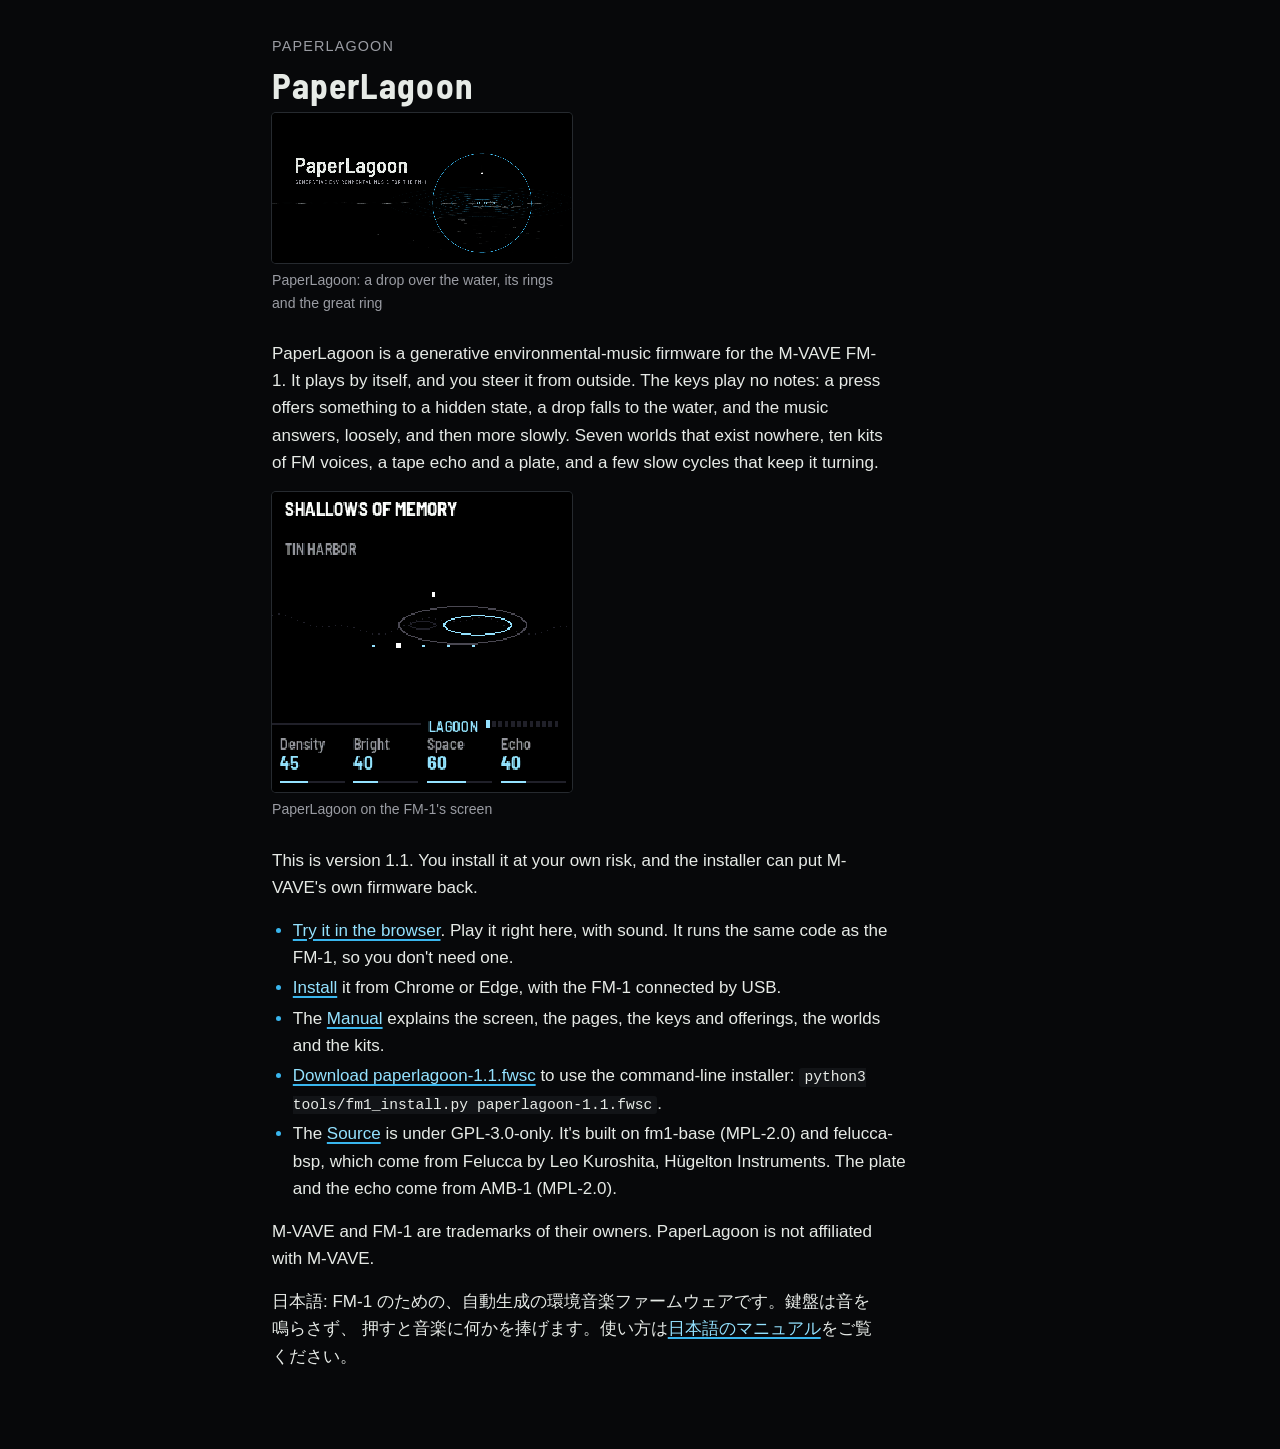
<file: index.html>
<!doctype html>
<html lang="en">
<head>
<meta charset="utf-8">
<meta name="viewport" content="width=device-width, initial-scale=1">
<title>PAPERLAGOON · Generative environmental music for the FM-1</title>
<meta name="description" content="PAPERLAGOON, Generative environmental music for the FM-1 for PAPERLAGOON, a firmware for the M-VAVE FM-1.">
<style>
/* paper and ink: warm white paper, ink-blue type, vermilion for what is played, mustard for asides; a shade of the
   paper for code and callouts (CTL-1's; a firmware may restyle its site) */
:root {
  --paper: #fbf8f1; --sheet: #efe9dc; --rule: #ddd4c2; --ink: #1e2b5a; --muted: #5d6585;
  --hot: #e5482e; --hot-t: #f8d3c9; --cool: #d9a21b; --cool-t: #f5e4b8;
  --hot-ink: #c23a22;                                 /* the vermilion as text: 4.5:1 on the paper */
  color-scheme: light;
}
body {
  background: var(--paper); color: var(--ink); margin: 0;
  font: 400 17px/1.6 "Helvetica Neue", Helvetica, Arial, sans-serif;
  padding-inline: 16px; padding-block: 32px 64px;
}
main { max-width: 46rem; margin: 0 auto; }
.page > .site { max-width: 46rem; margin-inline: auto; }
main:focus { outline: none; }
h1, h2, h3 { font-family: inherit; text-wrap: balance; line-height: 1.2; }
h1 { font-size: 2.2rem; font-weight: 700; margin: 0 0 .4rem; letter-spacing: .02em; }
h2 { font-size: 1.3rem; font-weight: 700; margin: 3rem 0 .8rem; padding-top: .8rem; border-top: 2px solid var(--ink); }
h2 .num { color: var(--hot); margin-right: .5em; font-variant-numeric: tabular-nums; }
h3 { font-size: 1.1rem; font-weight: 700; margin: 2rem 0 .5rem; }
p, li { max-width: 65ch; }
p { margin: 0 0 1rem; }
ul, ol { padding-left: 1.3rem; margin: 0 0 1rem; }
li { margin: .2rem 0; }
li::marker { color: var(--hot); }
strong { font-weight: 700; }
a { color: var(--ink); text-decoration-color: var(--hot); text-decoration-thickness: 2px; text-underline-offset: 3px; }
a:hover { background: var(--hot-t); }
:focus-visible { outline: 3px solid var(--hot-ink); outline-offset: 2px; }
.skip { position: absolute; left: 16px; top: -100px; background: var(--ink); color: var(--paper); padding: 8px 14px; border-radius: 0 0 6px 6px; z-index: 1; }
.skip:focus { top: 0; }
code, pre { font-family: ui-monospace, Menlo, Consolas, monospace; font-size: .86em; }
code { background: var(--sheet); padding: .08em .35em; border-radius: 3px; }
pre { background: var(--sheet); border-radius: 6px; padding: 14px 16px; overflow-x: auto; line-height: 1.45; margin: 0 0 1.2rem; }
pre code { background: none; padding: 0; font-size: inherit; }
hr { display: none; }
.table { overflow-x: auto; margin: 0 0 1.3rem; }
table { border-collapse: collapse; width: 100%; font-size: .95rem; font-variant-numeric: tabular-nums; }
th, td { text-align: left; vertical-align: top; padding: .45rem .7rem .45rem 0; border-bottom: 1px solid var(--rule); }
th { font-weight: 700; text-transform: uppercase; letter-spacing: .06em; font-size: .78rem; color: var(--muted); border-bottom: 2px solid var(--ink); }
td:first-child { white-space: nowrap; }
.lede { margin-bottom: 1.6rem; }
.status { background: var(--sheet); border-radius: 6px; padding: 12px 16px; }
.status p { margin: 0; }
.site { display: flex; flex-wrap: wrap; align-items: baseline; gap: .3rem 1.2rem; margin: 0 0 1.6rem; padding-bottom: .5rem; border-bottom: 2px solid var(--ink); }
.site .home { font-size: 1.1rem; font-weight: 700; letter-spacing: .04em; color: var(--ink); text-decoration: none; }
.site .home:hover { color: var(--hot-ink); background: none; }
.site nav { margin-left: auto; display: flex; flex-wrap: wrap; gap: .2rem 1rem; font-size: .92rem; }
.site nav a { color: var(--ink); text-underline-offset: 3px; }
.site nav a[aria-current] { text-decoration: none; color: var(--hot-ink); }
a.home { color: inherit; text-decoration: none; }
a.home:hover { background: none; color: var(--hot-ink); }
main > a.home { display: inline-block; font-size: .9rem; letter-spacing: .08em; text-transform: uppercase; color: var(--muted); margin: 0 0 .4rem; }
.callout { border-left: 4px solid var(--cool); background: var(--cool-t); padding: 10px 16px; margin: 0 0 1.2rem; max-width: 65ch; border-radius: 0 6px 6px 0; }
.callout p { margin: 0; }
details { background: var(--sheet); border-radius: 6px; padding: 0 16px; margin: 0 0 1.2rem; }
details > summary { cursor: pointer; padding: 10px 0; }
details[open] > summary { margin-bottom: .4rem; }
details > :last-child { margin-bottom: 1rem; }
.swatch { display: inline-block; width: .7em; height: .7em; margin-right: .4em; vertical-align: .02em; }
nav.contents ol { columns: 2 14rem; column-gap: 2rem; padding-left: 1.3rem; }
.figs { display: flex; flex-wrap: wrap; gap: 20px; margin: .4rem 0 1.6rem; }
figure { margin: 0; flex: 0 1 auto; }
figure img { display: block; max-width: 100%; height: auto; }
figure.shot img { width: 300px; image-rendering: pixelated; border-radius: 4px; box-shadow: 0 0 0 1px var(--rule); }
figure.wide { flex-basis: 100%; }
figure.wide img { width: 100%; }
figcaption { color: var(--muted); font-size: .88rem; margin-top: .4rem; max-width: 300px; }
figure.wide figcaption { max-width: none; }
nav.contents li { break-inside: avoid; }
@media (prefers-reduced-motion: no-preference) { html { scroll-behavior: smooth; } }
</style>
<!-- paperlagoon theme -->
<link rel="preconnect" href="https://fonts.googleapis.com">
<link rel="preconnect" href="https://fonts.gstatic.com" crossorigin>
<link rel="stylesheet" href="https://fonts.googleapis.com/css2?family=Barlow:wght@400;600&family=Barlow+Semi+Condensed:wght@600;700&display=swap">
<style>
/* SPDX-License-Identifier: GPL-3.0-only
 * Copyright (C) 2026 hacha
 * PaperLagoon's site, as its screen: black, pale type, grey for asides, the great ring's blue for what can be touched.
 * Put last in every page's <head> by app/site/theme.py, over fm1-base's paper (whatever the system's light or dark). */
:root, :root:not([data-theme="light"]), :root[data-theme="dark"], :root[data-theme="light"] {
  --pl-ground: #07080a; --pl-sheet: #121417; --pl-rule: #262a2f; --pl-ink: #e6eae6; --pl-muted: #9a9ca3;
  --pl-ring: #39b6ee; --pl-ring2: #94e2ff; --pl-ring-t: rgba(57, 182, 238, .16); --pl-on-ring: #03121a;
  /* the manual and the front page */
  --paper: var(--pl-ground) !important; --sheet: var(--pl-sheet) !important; --rule: var(--pl-rule) !important;
  --ink: var(--pl-ink) !important; --muted: var(--pl-muted) !important;
  --hot: var(--pl-ring) !important; --hot-t: var(--pl-ring-t) !important; --hot-ink: var(--pl-ring2) !important;
  --cool: var(--pl-muted) !important; --cool-t: var(--pl-sheet) !important;
  /* the installer */
  --bg: var(--pl-ground) !important; --fg: var(--pl-ink) !important; --dim: var(--pl-muted) !important;
  --accent: var(--pl-ring) !important; --on-accent: var(--pl-on-ring) !important; --focus: var(--pl-ring2) !important;
  --bad: #ff8a73 !important;
  /* the emulator */
  --ground: var(--pl-ground) !important; --card: var(--pl-sheet) !important; --teal: var(--pl-ring2) !important;
  color-scheme: dark !important;
}
html { background: var(--pl-ground); }
h1, h2, h3, .site .home { font-family: "Barlow Semi Condensed", "Barlow", "Helvetica Neue", Arial, sans-serif; letter-spacing: .03em; }
h2 { border-top-color: var(--pl-rule) !important; }
.site, th { border-bottom-color: var(--pl-rule) !important; }
a { color: var(--pl-ink); }
img { max-width: 100%; height: auto; }
/* the emulator's own colours */
.start button { background: var(--pl-ring) !important; color: var(--pl-on-ring) !important; }
.held .btnface, .held .keyface { stroke: var(--pl-ring) !important; }
.latched .btnface, .latched .keyface { stroke: var(--pl-ring2) !important; }
.hit:focus-visible { outline-color: var(--pl-ring2) !important; box-shadow: 0 0 0 6px var(--pl-ground) !important; }
header nav a, main a { color: var(--pl-ring2); }
</style>
</head>
<body>
<a class="skip" href="#content">Skip to content</a>
<div class="page">
<main id="content" tabindex="-1">
<a class="home" href="../">PAPERLAGOON</a>
<h1>PaperLagoon</h1>
<div class="figs"><figure class="shot"><img src="img/title.png" alt="PaperLagoon: a drop over the water, its rings and the great ring" loading="lazy"><figcaption>PaperLagoon: a drop over the water, its rings and the great ring</figcaption></figure></div>
<p>PaperLagoon is a generative environmental-music firmware for the M-VAVE FM-1. It plays by itself, and you steer it from outside. The keys play no notes: a press offers something to a hidden state, a drop falls to the water, and the music answers, loosely, and then more slowly. Seven worlds that exist nowhere, ten kits of FM voices, a tape echo and a plate, and a few slow cycles that keep it turning.</p>
<div class="figs"><figure class="shot"><img src="manual/img/screen-drop.png" alt="The lagoon: a drop falls toward the water under SHALLOWS OF MEMORY" loading="lazy"><figcaption>PaperLagoon on the FM-1's screen</figcaption></figure></div>
<p>This is version 1.1. You install it at your own risk, and the installer can put M-VAVE's own firmware back.</p>
<ul><li><a href="emu/">Try it in the browser</a>. Play it right here, with sound. It runs the same code as the FM-1, so you don't need one.</li><li><a href="install/">Install</a> it from Chrome or Edge, with the FM-1 connected by USB.</li><li>The <a href="manual/">Manual</a> explains the screen, the pages, the keys and offerings, the worlds and the kits.</li><li><a href="firmware/paperlagoon-1.1.fwsc">Download paperlagoon-1.1.fwsc</a> to use the command-line installer: <code>python3 tools/fm1_install.py paperlagoon-1.1.fwsc</code>.</li><li>The <a href="https://github.com/hacha/paperlagoon">Source</a> is under GPL-3.0-only. It's built on fm1-base (MPL-2.0) and felucca-bsp, which come from Felucca by Leo Kuroshita, Hügelton Instruments. The plate and the echo come from AMB-1 (MPL-2.0).</li></ul>
<p>M-VAVE and FM-1 are trademarks of their owners. PaperLagoon is not affiliated with M-VAVE.</p>
<p>日本語: FM-1 のための、自動生成の環境音楽ファームウェアです。鍵盤は音を鳴らさず、 押すと音楽に何かを捧げます。使い方は<a href="https://github.com/hacha/paperlagoon/blob/main/app/docs/MANUAL.ja.md">日本語のマニュアル</a>をご覧ください。</p>
</main>
</div>
</body>
</html>
</file>
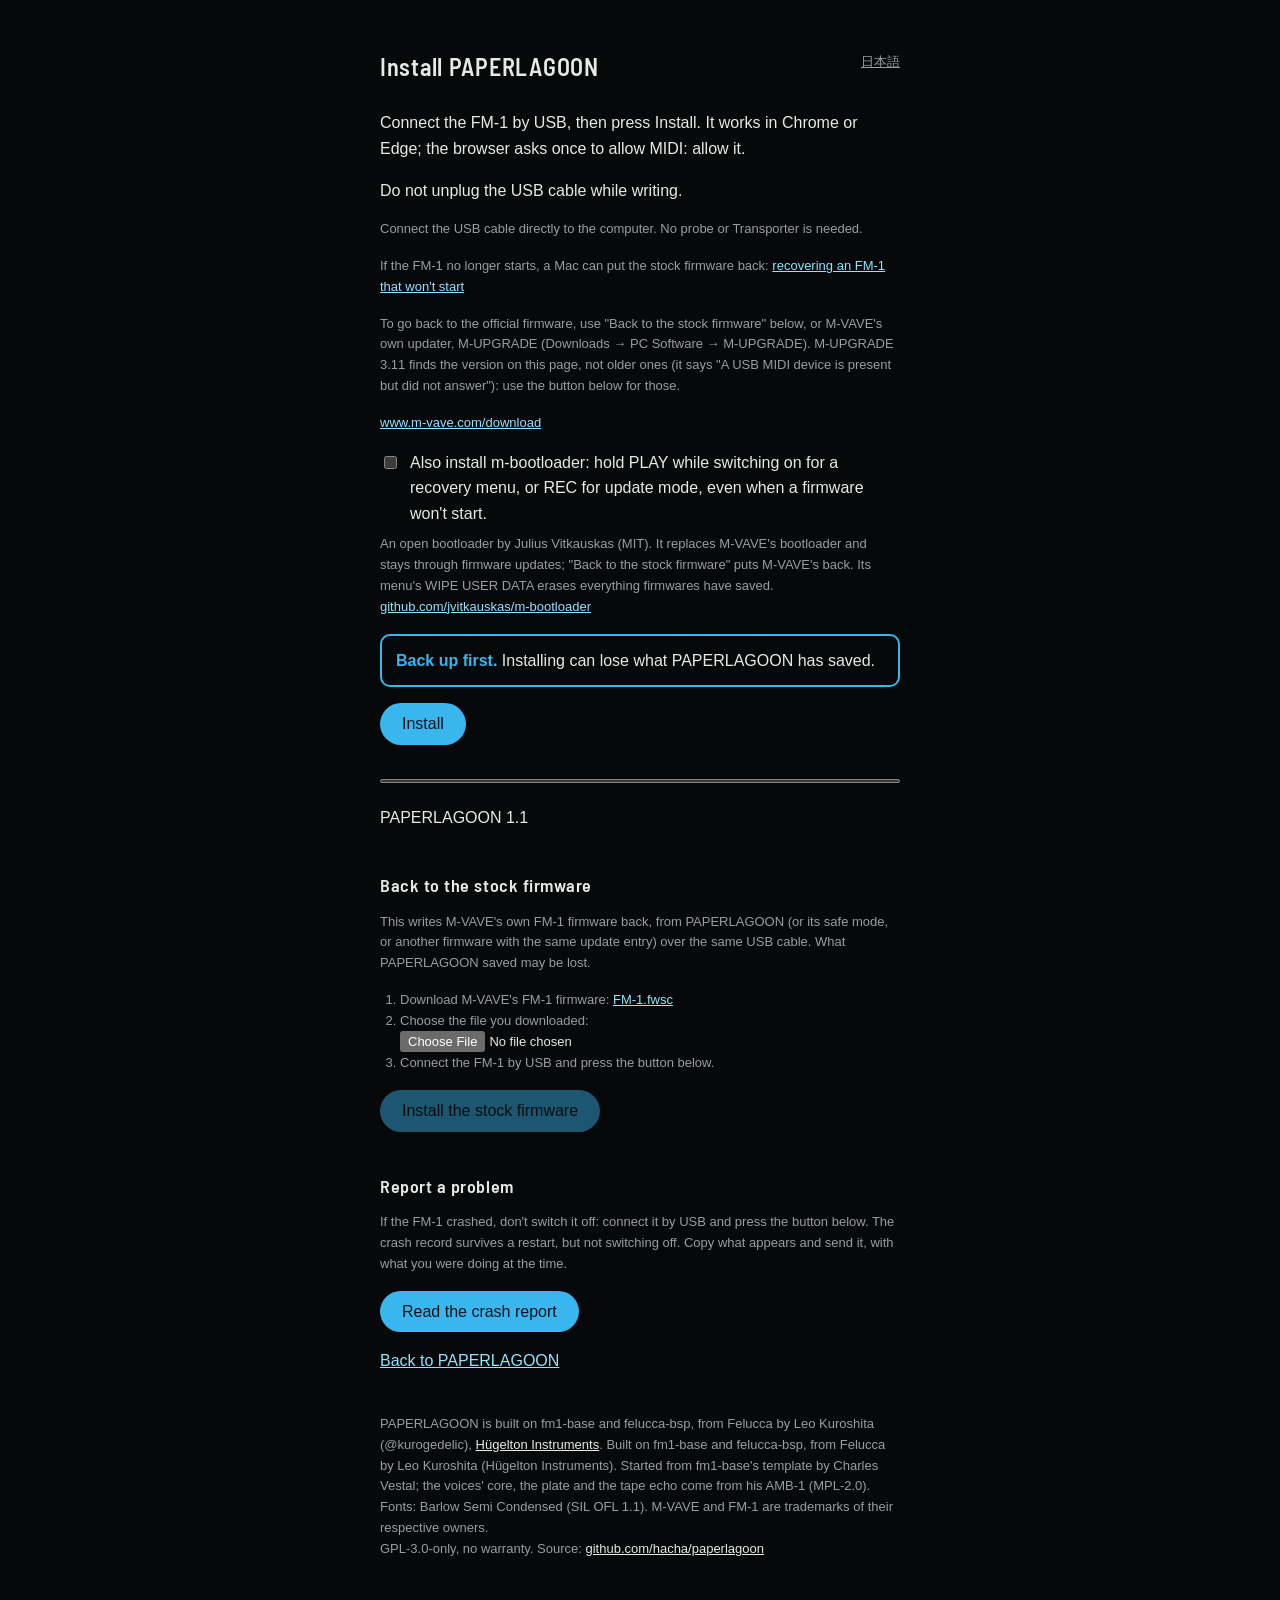
<file: install/index.html>
<!doctype html>
<!-- SPDX-License-Identifier: MPL-2.0
     Copyright (C) 2026 Charles Vestal
     Copyright (C) 2026 Leo Kuroshita (@kurogedelic), Hügelton Instruments
     A firmware's installer page: Felucca's (by way of X0X and FoMni-1), English first. tools/make_site.py fills in
     the firmware's name, source and credits ({{...}}) and inlines fm1pkg.js, fm1ota.js and the package's metadata. -->
<html lang="en">
<head>
<meta charset="utf-8">
<meta name="viewport" content="width=device-width, initial-scale=1">
<title>Install · PAPERLAGOON</title>
<style>
  /* light: the coral and the dim brown darkened just enough for 4.5:1 on the cream (and white on the coral) */
  :root { --bg: #faf4e8; --fg: #48392f; --dim: #6e5c4b; --accent: #b84a1e; --on-accent: #fff; --bad: #a3271b; --focus: #1f6fd1; }
  @media (prefers-color-scheme: dark) {
    :root:not([data-theme="light"]) { --bg: #1c1814; --fg: #f2e8d8; --dim: #b3a28e; --accent: #f28a5a; --on-accent: #2a140a; --bad: #ff8a73; --focus: #79adff; }
  }
  :root[data-theme="dark"] { --bg: #1c1814; --fg: #f2e8d8; --dim: #b3a28e; --accent: #f28a5a; --on-accent: #2a140a; --bad: #ff8a73; --focus: #79adff; }
  body { margin: 0; background: var(--bg); color: var(--fg);
         font: 16px/1.6 -apple-system, BlinkMacSystemFont, "Helvetica Neue", Arial, sans-serif; }
  main { max-width: 520px; margin: 0 auto; padding: 48px 16px 0; }
  footer { max-width: 520px; margin: 0 auto; padding: 24px 16px 48px; }
  h1 { font-size: 24px; font-weight: 600; margin: 0 0 24px; }
  .lang { float: right; font-size: 13px; color: var(--dim); cursor: pointer; text-decoration: underline; background: none; padding: 4px 0; }
  p { margin: 0 0 16px; }
  button { font: inherit; background: var(--accent); color: var(--on-accent); border: 0; border-radius: 999px; padding: 8px 22px; cursor: pointer; }
  button:disabled { opacity: .45; cursor: default; }
  :focus-visible { outline: 3px solid var(--focus); outline-offset: 2px; }
  a { color: inherit; }
  #alert { color: var(--bad); font-weight: 600; margin: 0; }
  #alert:empty { display: none; }
  .sr { position: absolute; width: 1px; height: 1px; overflow: hidden; clip: rect(0 0 0 0); white-space: nowrap; }
  #status { margin-top: 16px; min-height: 1.6em; }
  .small { color: var(--dim); font-size: 13px; }
  progress { width: 100%; height: 8px; margin-top: 16px; accent-color: var(--accent); }
  pre { color: var(--dim); font-size: 12px; white-space: pre-wrap; margin-top: 16px; }
  /* the log: its own scrolling box (an install is a few thousand lines), hidden until it has some */
  #log { max-height: 15em; overflow-y: auto; overscroll-behavior: contain; padding: 8px 10px; border-radius: 6px;
         border: 1px solid color-mix(in srgb, var(--dim) 35%, transparent); }
  #log:empty { display: none; }
  #portlist { list-style: none; padding: 0; }
  #portlist li { display: flex; gap: 10px; align-items: center; margin: 0 0 6px; }
  h2 { font-size: 18px; font-weight: 600; margin: 40px 0 12px; }
  ol { margin: 0 0 16px; padding-left: 20px; }
  textarea { width: 100%; box-sizing: border-box; font: 12px/1.4 ui-monospace, Menlo, monospace; color: var(--fg);
             background: transparent; border: 1px solid var(--dim); border-radius: 6px; padding: 8px; }
  input[type=file] { font: inherit; font-size: 13px; color: var(--fg); max-width: 100%; }
  .opt { display: flex; gap: 10px; align-items: flex-start; margin: 0 0 8px; }
  .opt input { margin-top: 6px; accent-color: var(--accent); }
  .backup { border: 2px solid var(--accent); border-radius: 10px; padding: 12px 14px; margin: 0 0 16px; }
  .backup strong { color: var(--accent); }
  dialog { max-width: 440px; border: 0; border-radius: 12px; padding: 24px; background: var(--bg); color: var(--fg);
           box-shadow: 0 8px 40px rgba(0, 0, 0, .35); }
  dialog::backdrop { background: rgba(0, 0, 0, .45); }
  dialog h2 { margin: 0 0 12px; }
  dialog .row { display: flex; gap: 12px; justify-content: flex-end; margin: 24px 0 0; }
  button.plain { background: none; color: var(--fg); border: 1px solid var(--dim); }
  @media (prefers-reduced-motion: reduce) { * { transition: none !important; animation: none !important; } }
</style>
<!-- paperlagoon theme -->
<link rel="preconnect" href="https://fonts.googleapis.com">
<link rel="preconnect" href="https://fonts.gstatic.com" crossorigin>
<link rel="stylesheet" href="https://fonts.googleapis.com/css2?family=Barlow:wght@400;600&family=Barlow+Semi+Condensed:wght@600;700&display=swap">
<style>
/* SPDX-License-Identifier: GPL-3.0-only
 * Copyright (C) 2026 hacha
 * PaperLagoon's site, as its screen: black, pale type, grey for asides, the great ring's blue for what can be touched.
 * Put last in every page's <head> by app/site/theme.py, over fm1-base's paper (whatever the system's light or dark). */
:root, :root:not([data-theme="light"]), :root[data-theme="dark"], :root[data-theme="light"] {
  --pl-ground: #07080a; --pl-sheet: #121417; --pl-rule: #262a2f; --pl-ink: #e6eae6; --pl-muted: #9a9ca3;
  --pl-ring: #39b6ee; --pl-ring2: #94e2ff; --pl-ring-t: rgba(57, 182, 238, .16); --pl-on-ring: #03121a;
  /* the manual and the front page */
  --paper: var(--pl-ground) !important; --sheet: var(--pl-sheet) !important; --rule: var(--pl-rule) !important;
  --ink: var(--pl-ink) !important; --muted: var(--pl-muted) !important;
  --hot: var(--pl-ring) !important; --hot-t: var(--pl-ring-t) !important; --hot-ink: var(--pl-ring2) !important;
  --cool: var(--pl-muted) !important; --cool-t: var(--pl-sheet) !important;
  /* the installer */
  --bg: var(--pl-ground) !important; --fg: var(--pl-ink) !important; --dim: var(--pl-muted) !important;
  --accent: var(--pl-ring) !important; --on-accent: var(--pl-on-ring) !important; --focus: var(--pl-ring2) !important;
  --bad: #ff8a73 !important;
  /* the emulator */
  --ground: var(--pl-ground) !important; --card: var(--pl-sheet) !important; --teal: var(--pl-ring2) !important;
  color-scheme: dark !important;
}
html { background: var(--pl-ground); }
h1, h2, h3, .site .home { font-family: "Barlow Semi Condensed", "Barlow", "Helvetica Neue", Arial, sans-serif; letter-spacing: .03em; }
h2 { border-top-color: var(--pl-rule) !important; }
.site, th { border-bottom-color: var(--pl-rule) !important; }
a { color: var(--pl-ink); }
img { max-width: 100%; height: auto; }
/* the emulator's own colours */
.start button { background: var(--pl-ring) !important; color: var(--pl-on-ring) !important; }
.held .btnface, .held .keyface { stroke: var(--pl-ring) !important; }
.latched .btnface, .latched .keyface { stroke: var(--pl-ring2) !important; }
.hit:focus-visible { outline-color: var(--pl-ring2) !important; box-shadow: 0 0 0 6px var(--pl-ground) !important; }
header nav a, main a { color: var(--pl-ring2); }
</style>
</head>
<body>
<main>
  <button type="button" class="lang" id="lang" lang="ja">日本語</button>
  <h1>Install PAPERLAGOON</h1>
  <p data-t="intro">Connect the FM-1 by USB, then press Install. It works in Chrome or Edge; the browser asks once to allow MIDI: allow it.</p>
  <p data-t="warn">Do not unplug the USB cable while writing.</p>
  <p class="small" data-t="direct"></p>
  <p class="small"><span data-t="brick"></span>
    <a href="https://github.com/hugelton/felucca-bsp/tree/main/tools" data-t="bricklink">recovering an FM-1 that won't start</a></p>
  <p class="small" data-t="back"></p>
  <p class="small"><a href="https://www.m-vave.com/download" target="_blank" rel="noopener">www.m-vave.com/download<span class="sr" data-t="newtab"> (opens in a new tab)</span></a></p>
  <div id="mbootopt" hidden>
    <p class="opt"><input type="checkbox" id="mboot"><label for="mboot" data-t="mboot"></label></p>
    <p class="small"><span data-t="mbootwhy"></span>
      <a href="https://github.com/jvitkauskas/m-bootloader" target="_blank" rel="noopener">github.com/jvitkauskas/m-bootloader<span class="sr" data-t="newtab"> (opens in a new tab)</span></a></p>
  </div>
  <p class="backup"><strong data-t="bakh">Back up first.</strong> <span data-t="confirmbak"></span>
    <a class="baklink" href="../backup/" target="_blank" rel="noopener"><span data-t="backuplink"></span><span class="sr" data-t="newtab"> (opens in a new tab)</span></a></p>
  <p><button type="button" id="go" disabled data-t="install">Install</button></p>
  <label class="sr" for="bar" data-t="progress">Progress</label>
  <progress id="bar" max="100" value="0"></progress>
  <p id="status" role="status"></p>
  <p id="alert" role="alert"></p>
  <pre id="log"></pre>
  <div id="portpick" hidden>
    <h2 data-t="pickh">Is the FM-1 under another name?</h2>
    <p class="small" data-t="pickwhy"></p>
    <ul id="portlist" class="small"></ul>
    <p id="pickstatus" role="status"></p>
  </div>
  <h2 data-t="stockh">Back to the stock firmware</h2>
  <p class="small" data-t="stockwhy"></p>
  <ol class="small">
    <li><span data-t="stock1"></span> <a id="stocklink" href="https://yms-file-store.oss-cn-hongkong.aliyuncs.com/software/firmware/FM-1.fwsc">FM-1.fwsc</a></li>
    <li><label for="stockfile" data-t="stock2">Choose the file you downloaded:</label><br><input type="file" id="stockfile" accept=".fwsc"></li>
    <li data-t="stock3"></li>
  </ol>
  <p><button type="button" id="stockgo" disabled data-t="stockinstall">Install the stock firmware</button></p>
  <h2 data-t="reporth">Report a problem</h2>
  <p class="small" data-t="reportwhy"></p>
  <p><button type="button" id="reportgo" data-t="reportread">Read the crash report</button>
    <button type="button" id="reportcopy" hidden data-t="reportcopy">Copy</button></p>
  <p id="reportstatus" role="status"></p>
  <label class="sr" for="report" data-t="reportlabel">Crash report</label>
  <textarea id="report" readonly hidden rows="14"></textarea>
  <p><a href="../" data-t="manual">Back to PAPERLAGOON</a></p>
</main>
<dialog id="appask" aria-labelledby="appaskh">
  <form method="dialog">
    <h2 id="appaskh"></h2>
    <div id="appaskt"></div>
    <div class="row" id="appaskrow"></div>
  </form>
</dialog>
<dialog id="confirm" aria-labelledby="confirmh">
  <form method="dialog">
    <h2 id="confirmh" data-t="confirmh"></h2>
    <p class="backup"><strong data-t="bakh">Back up first.</strong> <span data-t="confirmbak"></span>
      <a class="baklink" href="../backup/" target="_blank" rel="noopener"><span data-t="backuplink"></span><span class="sr" data-t="newtab"> (opens in a new tab)</span></a></p>
    <p class="opt"><input type="checkbox" id="bakok"><label for="bakok" data-t="bakok"></label></p>
    <p data-t="confirm1"></p>
    <p id="confirmboot" data-t="confirmboot"></p>
    <div class="row"><button type="submit" class="plain" value="cancel" data-t="confirmcancel"></button>
      <button type="submit" id="confirmgo" value="go" disabled data-t="confirmgo"></button></div>
  </form>
</dialog>
<footer>
  <p class="small">PAPERLAGOON is built on fm1-base and felucca-bsp, from Felucca by Leo Kuroshita (@kurogedelic), <a href="https://hugelton.com" target="_blank" rel="noopener">Hügelton Instruments<span class="sr" data-t="newtab"> (opens in a new tab)</span></a>. Built on fm1-base and felucca-bsp, from Felucca by Leo Kuroshita (Hügelton Instruments). Started from fm1-base's template by Charles Vestal; the voices' core, the plate and the tape echo come from his AMB-1 (MPL-2.0).<br>
    Fonts: Barlow Semi Condensed (SIL OFL 1.1). M-VAVE and FM-1 are trademarks of their respective owners.<br>
    <span data-t="license"></span> <a href="https://github.com/hacha/paperlagoon" target="_blank" rel="noopener">github.com/hacha/paperlagoon<span class="sr" data-t="newtab"> (opens in a new tab)</span></a></p>
</footer>
<script type="module">
// SPDX-License-Identifier: MPL-2.0
// Copyright (C) 2026 Charles Vestal
// Copyright (C) 2026 Chris Farrell (the FM-1's usual port names, and other ports asked only once allowed: from
//   fm-static, github.com/seajaysec/fm-static, by his permission under MPL-2.0: seajaysec/fm-static#1)
//
// Finding FM-1s on Web MIDI, one copy for every page: fm1-base's installer (through fm1ota.js) and backup page, and
// the FM-1 Screen Reader's page (fm1-reader web/reader.js). fm1-reader keeps a copy of this file, made and checked by
// its tools/sync_announce.sh: change it here.
//
// A port is asked who it is in one of two ways:
//  - The screen reader's HELLO (fm1-reader PROTOCOL.md): F0 7D 53 52 01 01 F7. 7D is the ID for non-commercial use,
//    which other gear ignores, so a HELLO goes to every port, ASK_TRIES times while the port stays plugged in. Every
//    firmware on fm1-base answers it (device/announce.c) with its name and the link to its words file, whatever its
//    port is called. M-VAVE's firmware and the update loader don't.
//  - The update protocol's identity query (fm1ota.js handshake): M-VAVE's own SysEx, which the stock firmware and the
//    loader answer too. It goes only to an askable port: one with a usual name (PORT_NAMES), one the user picked, or
//    one that answered a HELLO.
// A HELLO answer is told from the HELLO itself by the name in it: a loopback (macOS's IAC bus, a DAW's MIDI through)
// sends the HELLO back as it went out, with no name.

// port names asked without being picked (any case, part of the name). "FM1": the Open firmware's "FM1 Community"
// The FM-1 firmwares of the family name their own port after themselves (an FM-1 running one shows as that name alone):
// "optimist", "sloop", "melodee", "loom-8" / "loom8", as tools/fm1ports.py asks them too.
const PORT_NAMES = ["fm-1", "fm1", "felucca", "ota", "composite", "sinco", "usb-midi", "optimist", "sloop", "melodee", "loom-8", "loom8"];
function usualName(name, names = PORT_NAMES) {
  const n = (name || "").toLowerCase();
  return names.some((p) => n.includes(p));
}

const livePorts = (map) => [...map.values()].filter((p) => p.state !== "disconnected");

// an input's output: the one with its name; else the only one with its name but for a number at the end (Windows
// numbers each port); else the only output there is. null: none
function outputFor(access, input) {
  const outs = livePorts(access.outputs);
  const bare = (s) => (s || "").replace(/\s+\d+$/, "");
  const same = outs.filter((o) => bare(o.name) === bare(input.name));
  return outs.find((o) => o.name === input.name) || (same.length === 1 ? same[0] : null) ||
    (outs.length === 1 ? outs[0] : null);
}

// every plugged-in input that has an output: [{ name, input, output }]
function pairs(access) {
  return livePorts(access.inputs).map((input) => ({ name: input.name || "", input, output: outputFor(access, input) }))
    .filter((p) => p.output);
}

// ---------------------------------------------------------------- the screen reader's HELLO (fm1-reader PROTOCOL.md)
const SR = [0x7D, 0x53, 0x52];
const SR_HELLO = 1, SR_BYE = 2, SR_WHERE = 3, SR_SAY = 16, SR_VER = 1;
const ASK_TRIES = 3;
const srFrame = (cmd, ...args) => [0xF0, ...SR, cmd, ...args, 0xF7];
const isSr = (d) => !!d && d[0] === 0xF0 && d[1] === SR[0] && d[2] === SR[1] && d[3] === SR[2];

// a HELLO answer -> { name, words } (words: the https link to its words file, or ""), or null when it is none: a
// HELLO sent back by a loopback has no name
function srHello(d) {
  if (!isSr(d) || d[4] !== SR_HELLO || d[d.length - 1] !== 0xF7) return null;
  const [name = "", words = ""] = String.fromCharCode(...Array.from(d.slice(6, d.length - 1)).filter((b) => b < 128))
    .split("\0");
  if (!name) return null;
  return { name, words: /^https:\/\/[^\s"']+\.json$/.test(words) ? words : "" };
}

// which outputs a HELLO goes to now: every output ASK_TRIES times after it appears, then only the ones that answered
// (a reader keeps those listening). Other gear on the computer gets three short SysEx it ignores, not one every two
// seconds. forget(id) when a port is unplugged or lost: it is asked again
class Asking {
  constructor(tries = ASK_TRIES) { this.tries = tries; this.n = new Map(); }
  due(output, answered = false) {
    const k = this.n.get(output.id) || 0;
    if (!answered && k >= this.tries) return false;
    this.n.set(output.id, k + 1);
    return true;
  }
  forget(id) { this.n.delete(id); }
  clear() { this.n.clear(); }
}

// one search: the port pairs that answer a HELLO -> [{ name, firmware, words, input, output }] (firmware: the name
// and version it gives, e.g. "X0X 1.1"). Asks up to `tries` times, `ms` apart, stopping when every port has answered;
// skip(name): ports not to ask. No BYE after it: a device stops by itself 5 s after the last HELLO, and a BYE would
// also stop a reader page that is listening to it
async function askAll(access, { ms = 500, tries = ASK_TRIES, skip = () => false } = {}) {
  const ps = pairs(access).filter((p) => !skip(p.name));
  const got = new Map();
  const ears = ps.map((p) => [p, (e) => {
    const h = srHello(e.data);
    if (h && !got.has(p.input)) got.set(p.input, { name: p.name, firmware: h.name, words: h.words, input: p.input, output: p.output });
  }]);
  for (const [p, f] of ears) {
    try { await p.input.open(); } catch (_) { /* taken: it answers nothing */ }
    p.input.addEventListener("midimessage", f);
  }
  try {
    for (let t = 0; t < tries && got.size < ps.length; t++) {
      const sent = new Set();
      for (const p of ps) {
        if (got.has(p.input) || sent.has(p.output)) continue;
        sent.add(p.output);
        try { p.output.send(srFrame(SR_HELLO, SR_VER)); } catch (_) { /* unplugged */ }
      }
      await new Promise((r) => setTimeout(r, ms));
    }
  } finally {
    for (const [p, f] of ears) p.input.removeEventListener("midimessage", f);
  }
  return [...got.values()];
}

// SPDX-License-Identifier: MPL-2.0
// Copyright (C) 2026 Charles Vestal
// Copyright (C) 2026 Leo Kuroshita (@kurogedelic), Hügelton Instruments
// Copyright (C) 2026 Chris Farrell (checkUfw: from fm-static, github.com/seajaysec/fm-static, MPL-2.0 by his permission, seajaysec/fm-static#1)
//
// FM-1 .fwsc packages in the browser: the package identity and the image the
// device reads during an update.

const BLOCKS = 20, BLK = 0x30, KEEP = 0x2F;

// the package identity ("FM-1_904"): one marker byte after each of the first 20 blocks
function productOf(fwsc) {
  if (fwsc.length < BLOCKS * BLK) throw new Error("not an FM-1 package (too short)");
  let s = "";
  for (let i = 0; i < BLOCKS; i++) {
    const m = fwsc[i * BLK + KEEP];
    if (m !== 0x7D) s += String.fromCharCode((m - i - 1) & 0xFF);
  }
  return s;
}

// the image the device addresses during an update: the .fwsc without the 20 marker bytes
function logicalImage(fwsc) {
  const out = new Uint8Array(fwsc.length - BLOCKS);
  for (let i = 0; i < BLOCKS; i++) out.set(fwsc.subarray(i * BLK, i * BLK + KEEP), i * KEEP);
  out.set(fwsc.subarray(BLOCKS * BLK), BLOCKS * KEEP);
  return out;
}

const T16 = new Uint16Array(256);
for (let i = 0; i < 256; i++) {
  let c = i << 8;
  for (let k = 0; k < 8; k++) c = c & 0x8000 ? (c << 1) ^ 0x1021 : c << 1;
  T16[i] = c & 0xFFFF;
}
const crc16 = (d) => { let c = 0; for (let i = 0; i < d.length; i++) c = ((c << 8) & 0xFFFF) ^ T16[((c >> 8) ^ d[i]) & 0xFF]; return c; };
const ufwDec = (b, n) => { for (let i = 0, k = 0xFFFF; i < n; i++) { b[i] ^= k & 0xFF; k = ((k << 1) ^ (k & 0x8000 ? 0x1021 : 0)) & 0xFFFF; } return b; };

// the part types whose CRC is crc16 of the part's bytes as stored (bsp/tools/fm1pkg.py ufw() writes types 0 flash.bin
// and 100 ota.bin so; M-VAVE's V15 stock file has 2 info.log, empty, and 255 tail.bin so too). M-VAVE's other parts
// (50 USR, 52 isd_config.ini, 161 blimit.bin, 251 script.ver) carry a CRC that is not crc16 of the stored bytes, nor of
// them deciphered, padded to the entry's size or 512, or seeded 0xFFFF (measured on V15); its scheme is unknown, and
// the FM-1's loader (bsp chip/ota.c ota_ufw) reads only types 0 and 100 from the list, so those parts are only
// required to lie inside the image
const CHECKED_TYPES = new Set([0, 2, 100, 255]);

// a damaged or wrong file, caught before anything is sent: the UFW header's CRC, its entry list's, and each part's
// (bsp/tools/fm1pkg.py ufw() writes them), for the part types in CHECKED_TYPES; every other part must lie inside
// the image. Throws an Error saying which; returns nothing when all match
function checkUfw(image) {
  const rd16 = (b, o) => b[o] | (b[o + 1] << 8);
  const rd32 = (b, o) => (b[o] | (b[o + 1] << 8) | (b[o + 2] << 16) | (b[o + 3] << 24)) >>> 0;
  if (image.length < 0x40) throw new Error("not an FM-1 package (too short)");
  const h = ufwDec(image.slice(0, 0x40), 0x40);
  if (crc16(h.subarray(2, 0x40)) !== rd16(h, 0)) throw new Error("not an FM-1 package (header checksum)");
  const n = rd16(h, 8), end = 0x40 + n * 0x50;
  if (!n || end > image.length || crc16(image.subarray(0x40, end)) !== rd16(h, 2)) throw new Error("the package's list of parts is damaged");
  for (let i = 0; i < n; i++) {
    const e = ufwDec(image.slice(0x40 + i * 0x50, 0x90 + i * 0x50), 0x50);
    const off = rd32(e, 8), len = rd32(e, 12);
    const type = rd16(e, 0);
    if (off + len > image.length) throw new Error(`the package is damaged (part ${type} outside the file)`);
    if (CHECKED_TYPES.has(type) && crc16(image.subarray(off, off + len)) !== rd16(e, 4))
      throw new Error(`the package is damaged (part ${type} checksum)`);
  }
}

// the UFW entries of a logical image, by type (0 flash.bin, 100 ota.bin): {off, len}. The header and the
// entry list are ciphered with key 0xFFFF (felucca-bsp chip/ota.c ota_jl_enc); the CRCs are not checked here
function ufwEntries(image) {
  const dec = (off, n) => ufwDec(image.slice(off, off + n), n);
  const rd16 = (b, o) => b[o] | (b[o + 1] << 8);
  const rd32 = (b, o) => (b[o] | (b[o + 1] << 8) | (b[o + 2] << 16) | (b[o + 3] << 24)) >>> 0;
  const out = {};
  const n = Math.min(rd16(dec(0, 0x40), 8), 11);
  for (let i = 0; i < n; i++) {
    const e = dec(0x40 + i * 0x50, 0x50);
    out[rd16(e, 0)] = { off: rd32(e, 8), len: rd32(e, 12) };
  }
  return out;
}

// M-VAVE's stock files (the .fwsc as downloaded) whose SHA-256 is pinned, by the product they carry (V15 and V16, as felucca-bsp's tools/fm1_rescue.py pins them). A file that says it is
// one of these must be that very file, byte for byte: the digest covers every file in it, the loader and the layout, so
// nothing else needs parsing. Other versions of M-VAVE's firmware are not pinned (checkUfw and the FM-1 itself check them)
const STOCK_FILES = {
  "FM-1_015": { size: 699956, sha256: "db1642b2b6fa5c2cccb11ffd13878068bb28601678d3644049f99dc40e7edb8a" },   // V15
  "FM-1_016": { size: 718196, sha256: "d017fb65e70aca97ee29d944470c3515a74581df5c0576bf70de917c7b2b61d5" },   // V16 (felucca-bsp tools/fm1_rescue.py's STOCK)
};

async function sha256hex(bytes) {
  const d = await crypto.subtle.digest("SHA-256", bytes);
  return [...new Uint8Array(d)].map((x) => x.toString(16).padStart(2, "0")).join("");
}

// a stock file by its checksum: true when its product is pinned and the size and SHA-256 are the pinned ones, false when
// the product has no pinned checksum; throws an Error (code "modified") when it is pinned and the file differs
function stockChecksum(product, size, sha256) {
  const pin = STOCK_FILES[product];
  if (!pin) return false;
  if (size !== pin.size || sha256 !== pin.sha256) {
    const e = new Error(`the file says it is ${product} but it is not M-VAVE's file (size or SHA-256 differs)`);
    e.code = "modified";
    throw e;
  }
  return true;
}

// SPDX-License-Identifier: MPL-2.0
// Copyright (C) 2026 Charles Vestal
// Copyright (C) 2026 Leo Kuroshita (@kurogedelic), Hügelton Instruments
// Copyright (C) 2026 Chris Farrell (finding the FM-1 under any port name, M-VAVE's Open firmware's identities, resume's
//   return check: from fm-static, github.com/seajaysec/fm-static, by his permission under MPL-2.0:
//   seajaysec/fm-static#1)
//
// The FM-1 USB-MIDI update protocol (M-UPGRADE compatible) over WebMIDI. Ports are found with fm1ports.js.
// Step 1: the running firmware reads parts of the package and stages the update
// loader. Step 2: the loader reads the whole image and writes it. In both steps
// the device sends cmd 0x30 read requests on the logical image and we answer.
// Step 2 is the fast install when the loader can (felucca-bsp loader/ldr_core.c, LDR_FAST_CHUNK): before the upgrade
// command we say cmd 0x31 [1, 4096]; a loader that answers it within 0.5 s reads a table of flash.bin's 4 KiB sectors
// (CRC16, CRC-32) at 0xD0000000 + flash.bin's offset, checks it against the package before anything is erased, and asks
// only for the sectors that differ, 4 KiB at a time (a cut-off install resumes: what was written is skipped); it says
// how far it compared with cmd 0x32 [sectors compared, all]. A loader that says nothing gets the classic protocol,
// unchanged; a package without a Felucca loader (M-VAVE's firmware: M-VAVE's loader) never hears the hello.


const HS_QUERY = [0xF0, 0x00, 0x32, 0x45, 0x00, 0x00, 0x00, 0x40, 0x7F, 0xF7];
// the handshake with the one-byte body 01 (00 59 11, length 1, 01, checksum FE): a firmware on felucca-bsp's chip/ota.c
// answers HS_QUERY with its name, '_' and three digits only ("FM-1_601": M-UPGRADE 3.11 refuses more) and this one with
// its whole identity ("FM-1_6010000"). M-VAVE's firmware, the update loaders and older builds don't answer it.
// (PERF-1's scheme: its installers and ours ask the same way)
const HS_FULL = [0xF0, 0x00, 0x32, 0x45, 0x08, 0x00, 0x00, 0x40, 0x00, 0x7E, 0x01, 0xF7];
const UPGRADE = [0xF0, 0x22, 0x24, 0x35, 0x7F, 0xF7];
const MAXDATA = 512;
const FAST_CMD = 0x31, CHECK_CMD = 0x32, FAST_CHUNK = 4096, TABLE = 0xD0000000, TABLE_END = 0xE0000000;
const LOADER_MARK = [..."FELUCCA-LOADER-1"].map((c) => c.charCodeAt(0));
const sleep = (ms) => new Promise((r) => setTimeout(r, ms));
const IS_OTA = (id) => /^ota-/i.test(id.model);

// an FM-1 paired over Bluetooth MIDI shows a port named "... Bluetooth" beside its USB one: it never answers an update
// (and a Mac lists the paired one first), so no port with that word is asked, picked, listed or tried
const IS_BLUETOOTH = (name) => /bluetooth/i.test(name || "");

// M-VAVE's FM1 Open firmware (V10, 2026-10): its updater takes only a package it has been told about
// first (cmd 49 reads its state, cmd 50 arms it with the image length and the package's SHA-256); then
// the update runs as usual. Only M-VAVE's own FM-1 firmware is installed over it: its loader rewrites the
// whole flash, boot head included, which returns the FM-1 to stock.
const OPEN_RE = /^FM1_(OFFICIAL_OPEN|COMMUNITY_\d+)$/;
// M-VAVE's own Open firmware reports "FM-1_80000" and two digits (V14: FM-1_8000014; M-VAVE's Workbench treats it as
// open too); its update loader names itself "ota-FM1C_" and a build id in hex, not digits
const MVAVE_OPEN_RE = /^FM-1_80000\d\d$/;
const OPEN_LOADER_RE = /^ota-FM1C_[0-9a-f]+$/;
// The ports asked (fm1ports.js): a usual name (PORT_NAMES), a port the page allows (allow), one that appears during an
// update (see watch), or one that answers the screen reader's HELLO (answering: every fm1-base firmware does)
// M-VAVE's FM-1 firmware, any version: "FM-1_0" and two digits ("FM-1_016"; fm1-base's dev builds are
// "FM-1_x00", its releases longer; m-bootloader's installer is FM-1_099). Whether a package is safe to write is the device's to check
// (felucca-bsp chip/ota.c: a well-made writer, a bootable boot area), not a list of known files
const IS_STOCK = (product) => /^FM-1_0\d\d$/.test(product) && product !== "FM-1_099";

// the update loader of M-VAVE's own firmware: the stock one ("ota-FM-1_0" and two digits) and the Open firmware's (OPEN_LOADER_RE).
// Their layout of the image may differ from the one this package was made for, so a device found waiting in one of them is
// written only a package of M-VAVE's own firmware (IS_STOCK: the return to the stock firmware), never another firmware's
const IS_MVAVE_LOADER = (id) => /^ota-FM-1_0\d\d$/i.test(id.text) || OPEN_LOADER_RE.test(id.text);

// errors carry a code the pages translate: notfound, model, stopped, noloader, lost, noreturn,
// mismatch (detail: the identity the device reports), badreq, foreign (detail: the loader's identity)
function fail(code, msg, detail = "") { const e = new Error(msg); e.code = code; e.detail = detail; return e; }

function pack7(data) {
  const out = []; let acc = 0, nb = 0;
  for (const b of data) {
    acc |= b << nb; nb += 8;
    while (nb >= 7) { out.push(acc & 0x7F); acc >>>= 7; nb -= 7; }
  }
  if (nb) out.push(acc & 0x7F);
  return out;
}

function unpack7(s) {
  const out = []; let acc = 0, nb = 0;
  for (const b of s) {
    acc |= (b & 0x7F) << nb; nb += 7;
    while (nb >= 8) { out.push(acc & 0xFF); acc >>>= 8; nb -= 8; }
  }
  return out;
}

function response(addr, data, fl = 0) {
  const len = data.length;
  const body = [0x00, 0x59, 0x30, (len + 8) & 0xFF, ((len + 8) >> 8) & 0xFF, 0, fl,
    addr & 0xFF, (addr >>> 8) & 0xFF, (addr >>> 16) & 0xFF, (addr >>> 24) & 0xFF,
    len & 0xFF, (len >> 8) & 0xFF, 0, ...data];
  let s = 0;
  for (let i = 6; i < body.length; i++) s += body[i];
  body.push(~s & 0xFF);
  return [0xF0, ...pack7(body), 0xF7];
}

function parseRequest(pkt) {
  if (pkt[0] !== 0xF0 || pkt[pkt.length - 1] !== 0xF7) return null;
  const u = unpack7(pkt.slice(1, -1));
  if (u.length !== 15 || u[0] !== 0 || u[1] !== 0x59 || u[2] !== 0x30) return null;
  let s = 0;
  for (let i = 6; i < 14; i++) s += u[i];
  if ((~s & 0xFF) !== u[14]) return null;
  return { fl: u[6], addr: (u[7] | (u[8] << 8) | (u[9] << 16) | (u[10] << 24)) >>> 0, len: u[11] | (u[12] << 8) | (u[13] << 16) };
}

function parseIdentity(pkt) {
  const d = unpack7(pkt.slice(1, -1));
  if (d.length !== 34 || d[0] !== 0 || d[1] !== 0x59 || d[2] !== 0x11) return null;
  const z = d.indexOf(0, 6);                     // the text up to its first zero (bytes after it may carry data)
  const txt = String.fromCharCode(...d.slice(6, z < 0 || z > 33 ? 33 : z));
  if (OPEN_RE.test(txt)) return { text: txt, model: "FM-1", version: 0, open: true };
  if (OPEN_LOADER_RE.test(txt)) return { text: txt, model: "ota-FM1C", version: 0, open: true };
  const m = /^([^_]+)_(\d+)$/.exec(txt);
  if (!m) return null;
  return { text: txt, model: m[1], version: parseInt(m[2], 10), ...(MVAVE_OPEN_RE.test(txt) ? { open: true } : {}) };
}

// the resource region (device/res.c; fm1.toml resources): NAME-res.bin, written after an update as a restore is
// (web/backup): RES_REQ with the payload's length and CRC-32, then the FM-1's reads (the payload's offsets) until it
// reads RES_OK, or RES_FAIL | its code. After Melodee's web/fm1res.js and its installer step (Kerem Kilic, Ellic
// Studio; used in fm1-base under MPL-2.0 with permission)
const RES_REQ = 0x44, RES_MAGIC = 0x31534552, RES_HEAD = 32, RES_OK = 0xC0000000, RES_FAIL = 0xCF000000;
const CRC32_T = (() => {
  const t = new Uint32Array(256);
  for (let n = 0; n < 256; n++) { let c = n; for (let k = 0; k < 8; k++) c = c & 1 ? 0xEDB88320 ^ (c >>> 1) : c >>> 1; t[n] = c >>> 0; }
  return t;
})();
function crc32(d) {                                // zlib's
  let c = 0xFFFFFFFF;
  for (let i = 0; i < d.length; i++) c = CRC32_T[(c ^ d[i]) & 0xFF] ^ (c >>> 8);
  return (c ^ 0xFFFFFFFF) >>> 0;
}
const rd32 = (b, o) => (b[o] | b[o + 1] << 8 | b[o + 2] << 16 | b[o + 3] << 24) >>> 0;
const le32 = (v) => [v & 0xFF, (v >>> 8) & 0xFF, (v >>> 16) & 0xFF, (v >>> 24) & 0xFF];
// a NAME-res.bin, its header checked (magic, the header's CRC, the payload's length and CRC) -> {payload, crc};
// throws (code "resbad") on anything else (tools/fm1_resources.py payload_of)
function resPayload(region) {
  const bad = () => fail("resbad", "not a resource file, or a damaged one");
  if (region.length < RES_HEAD || rd32(region, 0) !== RES_MAGIC || rd32(region, 28) !== crc32(region.subarray(0, 28))) throw bad();
  const len = rd32(region, 4), crc = rd32(region, 8), payload = region.subarray(RES_HEAD, RES_HEAD + len);
  if (payload.length !== len || crc32(payload) !== crc) throw bad();
  return { payload, crc };
}

// one MIDI in/out pair with a SysEx queue
class Link {
  constructor(input, output) {
    this.input = input; this.output = output; this.q = []; this.waiter = null;
    input.onmidimessage = (ev) => {
      if (ev.data[0] !== 0xF0) return;
      this.q.push(Array.from(ev.data));
      if (this.waiter) { const w = this.waiter; this.waiter = null; w(); }
    };
  }
  get lost() { return this.input.state === "disconnected" || this.output.state === "disconnected"; }
  // false when the port is gone (unplugged): WebMIDI throws on a disconnected output
  send(bytes) {
    try { this.output.send(bytes); return true; } catch (_) { return false; }
  }
  drain() { this.q.length = 0; }
  async read(ms) {
    if (!this.q.length) {
      let tm;
      await Promise.race([new Promise((r) => { this.waiter = r; }), new Promise((r) => { tm = setTimeout(r, ms); })]);
      clearTimeout(tm);
      this.waiter = null;
    }
    return this.q.shift() || null;
  }
  close() { this.input.onmidimessage = null; }
}

// send a handshake -> the identity answered, null (no answer in ms), false (the send failed)
async function ask(link, query, ms) {
  if (!link.send(query)) return false;
  const end = Date.now() + ms;
  while (Date.now() < end) {
    const p = await link.read(end - Date.now());
    if (!p) break;
    const id = parseIdentity(p);
    if (id) return id;
  }
  return null;
}

// the identity: HS_QUERY, then HS_FULL when the answer is NAME_ and three digits (a firmware on chip/ota.c tells its
// whole identity so); the plain answer when nothing answers HS_FULL (M-VAVE's, an older build)
async function handshake(link, tries = 3) {
  link.drain();
  for (let t = 0; t < tries; t++) {
    const id = await ask(link, HS_QUERY, 1000);
    if (id === false) return null;
    if (id === null) continue;
    if (IS_OTA(id) || !/^[^_]+_\d{3}$/.test(id.text)) return id;
    const full = await ask(link, HS_FULL, 600);
    return full && full.model === id.model && full.text.startsWith(id.text) ? full : id;
  }
  return null;
}

function frame(cmd, payload = []) {
  let s = 0;
  for (const b of payload) s += b;
  return [0xF0, ...pack7([0x00, 0x59, cmd, payload.length & 0xFF, payload.length >> 8, 0, ...payload, ~s & 0xFF]), 0xF7];
}

const FAST_HELLO = frame(FAST_CMD, [1, FAST_CHUNK & 0xFF, FAST_CHUNK >> 8]);

// any frame in the update protocol's framing, its checksum checked -> {cmd, body}, or null
function parseFrame(pkt) {
  if (pkt[0] !== 0xF0 || pkt[pkt.length - 1] !== 0xF7) return null;
  const u = unpack7(pkt.slice(1, -1));
  if (u.length < 7 || u[0] !== 0 || u[1] !== 0x59) return null;
  const n = u[3] | (u[4] << 8) | (u[5] << 16);
  if (u.length !== 7 + n) return null;
  let s = 0;
  for (let i = 6; i < 6 + n; i++) s += u[i];
  return (~s & 0xFF) === u[6 + n] ? { cmd: u[2], body: u.slice(6, 6 + n) } : null;
}

// the UFW's CRC16 (XMODEM: poly 0x1021, init 0), as felucca-bsp chip/ota.c ota_crc16
const UFW_CRC16_T = (() => {
  const t = new Uint16Array(256);
  for (let n = 0; n < 256; n++) { let c = n << 8; for (let k = 0; k < 8; k++) c = c & 0x8000 ? (c << 1) ^ 0x1021 : c << 1; t[n] = c & 0xFFFF; }
  return t;
})();
function ufwCrc16(d, c = 0) {   // (not crc16: fm1pkg.js has one, and the installer page inlines both)
  for (let i = 0; i < d.length; i++) c = (UFW_CRC16_T[((c >> 8) ^ d[i]) & 0xFF] ^ (c << 8)) & 0xFFFF;
  return c;
}

// the fast install's table: n entries, one per 4 KiB sector of the image from off: [CRC16, CRC-32] little-endian
function sectorTable(image, off, n) {
  const t = [];
  for (let k = 0; k < n; k++) {
    const sec = image.subarray(off + k * FAST_CHUNK, off + (k + 1) * FAST_CHUNK), c = ufwCrc16(sec);
    t.push(c & 0xFF, c >> 8, ...le32(crc32(sec)));
  }
  return t;
}

// the package brings a Felucca update loader (its marker): only that loader hears the fast install's hello
function hasLoader(image) {
  outer: for (let i = image.indexOf(LOADER_MARK[0]); i >= 0 && i + LOADER_MARK.length <= image.length;
    i = image.indexOf(LOADER_MARK[0], i + 1)) {
    for (let k = 1; k < LOADER_MARK.length; k++) if (image[i + k] !== LOADER_MARK[k]) continue outer;
    return true;
  }
  return false;
}

// the fast install's word: true when the loader answers it within 0.5 s (it holds for the next session); an older
// loader, or one still in a fast session it kept (it asks 4 KiB all the same: serve takes them), says nothing
async function fastHello(link) {
  link.drain();
  if (!link.send(FAST_HELLO)) return false;
  const end = Date.now() + 500;
  while (Date.now() < end) {
    const p = await link.read(end - Date.now());
    if (!p) break;
    const f = parseFrame(p);
    if (f && f.cmd === FAST_CMD && f.body.length === 3 && f.body[0] === 1 && (f.body[1] | (f.body[2] << 8)) >= FAST_CHUNK) return true;
  }
  return false;
}

// send a command -> the payload of its reply, or null
async function query(link, cmd, payload = []) {
  link.drain();
  if (!link.send(frame(cmd, payload))) return null;
  const end = Date.now() + 1500;
  while (Date.now() < end) {
    const p = await link.read(end - Date.now());
    if (!p) break;
    if (p[0] !== 0xF0 || p[p.length - 1] !== 0xF7) continue;
    const u = unpack7(p.slice(1, -1));
    if (u.length < 7 || u[0] !== 0 || u[1] !== 0x59 || u[2] !== cmd) continue;
    let s = 0;
    for (let i = 6; i < u.length; i++) s += u[i];
    if ((s & 0xFF) === 0xFF) return u.slice(6, 6 + (u[3] | (u[4] << 8)));
  }
  return null;
}

class Updater {
  constructor(access, log) {
    this.access = access;
    this.log = log || (() => {});
    this.names = PORT_NAMES.slice();        // the usual names (setNames adds the user's own)
    this.allowed = new Set();               // ports the user picked although their names are none of the usual ones
    this.baseline = null;                   // the ports when an update started (watch)
    this.answered = new Set();              // ports found by answering() (a page may remember them, as the user's picks)
    this.classic = false;                   // never the fast install (write)
    this.pause = 10;                        // ms before each answer of the classic protocol (tests: 0)
  }

  setNames(list) { this.names = [...PORT_NAMES, ...list.map((x) => String(x).trim().toLowerCase()).filter(Boolean)]; }
  allow(name) { this.allowed.add(name); }
  usual(name) { return usualName(name, this.names); }

  // the port names now: an FM-1 restarting into its update loader and back can come back under another name (the loader
  // has another USB id, and macOS names a port from its own cache, by USB id and socket). Until unwatch(), a port that
  // was not there now is asked too
  watch() { this.baseline = new Set(livePorts(this.access.inputs).map((i) => i.name || "")); }
  unwatch() { this.baseline = null; }

  // the port names that have an input and an output, whatever they are called (for a list to pick from)
  ports() { return [...new Set(pairs(this.access).map((p) => p.name))].filter((n) => !IS_BLUETOOTH(n)); }

  // never probe other gear: a usual name, a port the user allowed or that answered a HELLO, or one that appeared during
  // an update; never a Bluetooth MIDI port
  askable(name) { return !IS_BLUETOOTH(name) && (this.usual(name) || this.allowed.has(name) || (!!this.baseline && !this.baseline.has(name || ""))); }

  // FM-1s on ports of any name: the ones that answer the screen reader's HELLO (fm1ports.js askAll; every fm1-base
  // firmware does), allowed from then on -> their port names (also kept in this.answered)
  async answering() {
    const got = await askAll(this.access, { skip: (n) => this.askable(n) || IS_BLUETOOTH(n) });
    for (const g of got) { this.allow(g.name); this.answered.add(g.name); }
    return got.map((g) => g.name);
  }

  // find(), and when nothing answers on the ports asked, again after asking the others for a HELLO
  async findAny(filter) {
    return (await this.find(filter)) || ((await this.answering()).length ? await this.find(filter) : null);
  }

  // ask one port who it is (allowing it): -> its identity, or null
  async probe(name) {
    this.allow(name);
    const dev = await this.find(null, name);
    if (!dev) return null;
    dev.link.close();
    return dev.id;
  }

  // every in/out pair with the same port name that answers the handshake (only: the port called only)
  async find(filter, only) {
    for (const input of livePorts(this.access.inputs)) {
      if (IS_BLUETOOTH(input.name) || (only != null ? input.name !== only : !this.askable(input.name))) continue;
      const output = outputFor(this.access, input);
      if (!output) continue;
      try { await input.open(); await output.open(); } catch (_) { continue; }
      const link = new Link(input, output);
      const id = await handshake(link, 2);
      if (id && (!filter || filter(id))) return { link, id, name: input.name };
      link.close();
    }
    return null;
  }

  async waitFor(filter, ms) {
    const end = Date.now() + ms;
    while (Date.now() < end) {
      const dev = await this.find(filter);
      if (dev) return dev;
      await sleep(1000);
    }
    return null;
  }

  // serve read requests until the device asks for one of the finish addresses; stops early
  // when the port disappears (lost: true) instead of waiting out idleMs. The update loader (opt.loader) may also ask
  // 4 KiB reads and the sector table (the fast install: one it said yes to, opt.fast, or a fast session it kept) and
  // say how far it compared (cmd 0x32 -> opt.onCheck(k, n)); onProgress(served, bytes, addr, len)
  async serve(link, image, finishAddr, idleMs, onProgress, opt = {}) {
    let served = 0, bytes = 0, last = Date.now();
    for (;;) {
      const pkt = await link.read(1000);
      if (!pkt) {
        if (link.lost) return { served, finished: false, lost: true };
        if (Date.now() - last > idleMs) return { served, finished: false };
        continue;
      }
      const r = parseRequest(pkt);
      if (!r) {
        const f = opt.loader && opt.onCheck ? parseFrame(pkt) : null;
        if (f && f.cmd === CHECK_CMD && f.body.length === 4) {
          last = Date.now();
          opt.onCheck(f.body[0] | (f.body[1] << 8), f.body[2] | (f.body[3] << 8));
        }
        continue;
      }
      last = Date.now();
      if (r.addr === 0xE0000000 || r.addr === 0xF0000000) {
        link.send(response(r.addr, [...new TextEncoder().encode("success"), 0]));
        if (r.addr === finishAddr) return { served, finished: true };
        continue;
      }
      let data;
      if (opt.loader && r.addr >= TABLE && r.addr < TABLE_END) {
        const off = r.addr - TABLE, n = Math.floor(r.len / 6);
        if (!r.len || r.len % 6 || r.len > FAST_CHUNK || off + n * FAST_CHUNK > image.length) throw fail("badreq", `bad table request ${off.toString(16)}+${r.len}`);
        data = sectorTable(image, off, n);
      } else {
        if (r.len > (opt.loader ? FAST_CHUNK : MAXDATA) || r.addr + r.len > image.length) throw fail("badreq", `bad request ${r.addr.toString(16)}+${r.len}`);
        data = Array.from(image.subarray(r.addr, r.addr + r.len));
      }
      if (!opt.fast && this.pause) await sleep(this.pause);
      if (!link.send(response(r.addr, data, r.fl))) {
        return { served, finished: false, lost: true };
      }
      served++;
      bytes += r.len;
      if (onProgress) onProgress(served, bytes, r.addr, r.len);
    }
  }

  // full install: running firmware -> loader -> new firmware
  async install(image, product, onStep, sha256) {
    const step = onStep || (() => {});
    const dev = await this.findAny((id) => !IS_OTA(id));
    if (!dev) throw fail("notfound", "FM-1 not found (USB cable, and no other app using it?)");
    const [model] = product.split("_");
    if (dev.id.model !== model) { dev.link.close(); throw fail("model", `the device is ${dev.id.text}, the package is for ${product}`); }
    if (dev.id.open) await this.arm(dev, image, product, sha256);
    try { return await this.stages(dev, image, product, step); } finally { this.unwatch(); }
  }

  async stages(dev, image, product, step) {
    this.watch();
    step("start", dev.id.text);
    dev.link.send(UPGRADE);
    await sleep(2000);
    const s1 = await this.serve(dev.link, image, 0xE0000000, 8000, (n, b) => step("verify", n, b));
    dev.link.close();
    if (!s1.finished) throw fail(s1.lost ? "lost" : "stopped", `the device ${s1.lost ? "was disconnected" : "stopped"} after ${s1.served} requests: nothing was written`);
    step("loader");
    await sleep(3000);
    const ota = await this.waitFor(IS_OTA, 30000);
    if (!ota) throw fail("noloader", "the update loader did not appear. Replug the USB cable and press Install again: the device stays in update mode until it is finished.");
    const s2 = await this.write(ota, image, step);
    if (!s2.finished) throw fail(s2.lost ? "lost" : "stopped", `the loader ${s2.lost ? "was disconnected" : "stopped"} after ${s2.served} requests. Replug and press Install again to resume.`);
    step("reboot");
    await sleep(3000);
    const back = await this.waitFor((id) => !IS_OTA(id), 40000);
    if (!back) throw fail("noreturn", "the device did not come back: power-cycle it");
    back.link.close();
    if (back.id.text !== product) throw fail("mismatch", `installed, but the device reports ${back.id.text}`, back.id.text);
    step("done", back.id.text);
    return back.id.text;
  }

  // m-bootloader (github.com/jvitkauskas/m-bootloader, MIT) after an install: the running firmware (product)
  // stages the package's installer (no flash.bin: any well-made writer, felucca-bsp chip/ota.c) and resets; the bootloader
  // runs it, it rewrites the boot area [0, 0x4000) only and restarts into the firmware. It never talks to us:
  // we wait for the firmware to come back. A firmware that does not know it refuses it, and nothing is written.
  async installBoot(image, product, onStep) {
    this.watch();
    try { return await this.bootStages(image, product, onStep || (() => {})); } finally { this.unwatch(); }
  }

  async bootStages(image, product, step) {
    const dev = await this.waitFor((id) => !IS_OTA(id) && id.text === product, 40000);
    if (!dev) throw fail("noreturn", "the device did not come back: power-cycle it");
    step("bootstart");
    dev.link.send(UPGRADE);
    await sleep(2000);
    const s = await this.serve(dev.link, image, 0xE0000000, 8000);
    dev.link.close();
    if (!s.finished) throw fail(s.lost ? "lost" : "bootrefused", `m-bootloader: the device stopped after ${s.served} requests: nothing was written`);
    step("bootwrite");
    await sleep(3000);
    const back = await this.waitFor((id) => !IS_OTA(id), 40000);
    if (!back) throw fail("noreturn", "the device did not come back: power-cycle it");
    back.link.close();
    step("bootdone", back.id.text);
    return back.id.text;
  }

  // M-VAVE's Open firmware: allow the update of M-VAVE's own firmware (sha256: the package file's, hex)
  async arm(dev, image, product, sha256) {
    if (!IS_STOCK(product) || !/^[0-9a-f]{64}$/.test(sha256 || "")) {
      dev.link.close();
      throw fail("open", `This FM-1 runs M-VAVE's ${dev.id.text} firmware. Put the stock firmware back first ("Back to the stock firmware"), then install this.`, dev.id.text);
    }
    const cap = await query(dev.link, 49);
    if (!cap || cap.length !== 47 || String.fromCharCode(...cap.slice(0, 4)) !== "FMC1" || cap[6] !== 0) {
      dev.link.close();
      throw fail("stopped", `${dev.id.text} did not accept the update: nothing was written`);
    }
    const n = image.length;
    const tag = sha256.match(/../g).map((h) => parseInt(h, 16));
    const ack = await query(dev.link, 50, [1, cap[5], n & 0xFF, (n >>> 8) & 0xFF, (n >>> 16) & 0xFF, (n >>> 24) & 0xFF, ...tag]);
    if (!ack || ack.length !== 1 || ack[0] !== 0) {
      dev.link.close();
      throw fail("stopped", `${dev.id.text} refused the package: nothing was written`);
    }
  }

  // the resource region after an install (resPayload's file): once the FM-1 runs product, RES_REQ, then its reads
  // answered -> 0 written (or there already), else the FM-1's code (device/res.c: 2 transfer, 7 erase, 8 write,
  // 10 playing, 20 another build's, 21 the store's move not done, 22 the check). Throws noreturn, lost, stopped, badreq
  async installRes(region, product, onProgress) {
    const { payload, crc } = resPayload(region);
    const dev = await this.waitFor((id) => !IS_OTA(id) && id.text === product, 40000);
    if (!dev) throw fail("noreturn", "the device did not come back: power-cycle it");
    const { link } = dev;
    try {
      link.drain();
      link.send(frame(RES_REQ, [...le32(payload.length), ...le32(crc)]));
      let last = Date.now(), idle = 10000;                /* (the first read after the region's erase) */
      for (;;) {
        const pkt = await link.read(500);
        if (!pkt) {
          if (link.lost) throw fail("lost", "the device was disconnected");
          if (Date.now() - last > idle) throw fail("stopped", "the device stopped asking for the resources");
          continue;
        }
        const r = parseRequest(pkt);
        if (!r) continue;
        last = Date.now(); idle = 10000;
        const top = (r.addr & 0xFF000000) >>> 0;
        if (top === RES_OK || top === RES_FAIL) {
          link.send(response(r.addr, [...new TextEncoder().encode("success"), 0], r.fl));
          return top === RES_OK ? 0 : (r.addr & 0xFFFF) || 99;
        }
        if (r.len > MAXDATA || r.addr + r.len > payload.length) throw fail("badreq", `bad request ${r.addr.toString(16)}+${r.len}`);
        if (!link.send(response(r.addr, Array.from(payload.subarray(r.addr, r.addr + r.len)), r.fl))) throw fail("lost", "the device was disconnected");
        if (onProgress) onProgress(((r.addr + r.len) * 100) / payload.length);
      }
    } finally { link.close(); }
  }

  // step 2 with the loader found by find()/waitFor(): the fast install when the loader answers its hello (not with
  // this.classic, nor for a package without a Felucca loader), else the classic one. step("write", served, bytes) as
  // before; in the fast install step("write", served, bytes, pct) with pct the share of the app area compared or
  // written (0..99, never back), and step("mode", "fast" | "classic") first
  async write(ota, image, step) {
    const fast = !this.classic && hasLoader(image) && await fastHello(ota.link);
    step("mode", fast ? "fast" : "classic");
    let pct = 0, off = null, n = 0;
    const show = (p, served, bytes) => { if (p > pct) { pct = p; step("write", served, bytes, pct); } };
    const onRead = (served, bytes, addr, len) => {
      if (addr >= TABLE && addr < TABLE_END) { off = addr - TABLE; n = Math.floor(len / 6); }
      else if (off !== null) { if (n && addr >= off) show(Math.min(99, Math.floor(((Math.floor((addr - off) / FAST_CHUNK) + 1) * 100) / n)), served, bytes); }
      else step("write", served, bytes);
    };
    const onCheck = (k, total) => { if (total) show(Math.min(99, Math.floor((k * 100) / total)), 0, 0); };
    ota.link.send(UPGRADE);
    await sleep(fast ? 50 : 2000);
    const s2 = await this.serve(ota.link, image, 0xF0000000, 180000, onRead, { loader: true, fast, onCheck });
    ota.link.close();
    return s2;
  }

  // resume: the device is already in update mode (loader) -> true when the write finished. With the product, a loader of
  // M-VAVE's own firmware is refused unless the product is M-VAVE's too (foreign), and the
  // FM-1 has to come back running it (as at the end of install)
  async resume(image, onStep, product) {
    const step = onStep || (() => {});
    const ota = await this.find(IS_OTA);
    if (!ota) return false;
    if (product && !IS_STOCK(product) && IS_MVAVE_LOADER(ota.id)) {
      ota.link.close();
      throw fail("foreign", `the FM-1 is in the update mode of M-VAVE's own firmware (${ota.id.text}) and this package is not for it: nothing was written`, ota.id.text);
    }
    this.watch();
    try {
      if (!(await this.write(ota, image, step)).finished) return false;
      if (product) {
        step("reboot");
        await sleep(3000);
        const back = await this.waitFor((id) => !IS_OTA(id), 40000);
        if (!back) throw fail("noreturn", "the device did not come back: power-cycle it");
        back.link.close();
        if (back.id.text !== product) throw fail("mismatch", `written, but the device reports ${back.id.text}`, back.id.text);
        step("done", back.id.text);
      }
      return true;
    } finally { this.unwatch(); }
  }
}

const $ = (id) => document.getElementById(id);
const TEXT = {
  ja: {
    intro: "FM-1 を USB で接続し、「インストール」を押してください。Chrome か Edge で使えます。ブラウザが MIDI の使用許可を一度求めるので、許可してください。",
    newtab: "（新しいタブで開きます）", progress: "進行状況", pct: " {n}%",
    warn: "書き込み中は USB を抜かないでください。",
    install: "インストール", other: "English",
    manual: "PAPERLAGOON のページへ",
    direct: "USB ケーブルはパソコンに直接つないでください。Probe や Transporter などの機材は不要です。",
    brick: "万一 FM-1 が起動しなくなった場合は、Mac から標準ファームウェアに戻せます:",
    bricklink: "起動しない FM-1 の復旧（英語）",
    back: "公式ファームウェアに戻すには、このページ下の「純正ファームウェアに戻す」か、M-VAVE 公式のアップデーター M-UPGRADE（Downloads → PC Software → M-UPGRADE）を使います。M-UPGRADE 3.11 はこのページのバージョンを見つけますが、それより古いバージョンは見つけられません（「A USB MIDI device is present but did not answer」と表示されます）。その場合はこのページ下のボタンを使ってください。",
    stockh: "純正ファームウェアに戻す",
    stockwhy: "M-VAVE の FM-1 ファームウェアを、PAPERLAGOON（またはそのセーフモード）から同じ USB ケーブルで書き込みます。PAPERLAGOON で保存したものは消えることがあります。",
    stock1: "M-VAVE の FM-1 ファームウェアをダウンロード:",
    stock2: "ダウンロードしたファイルを選ぶ:",
    stock3: "FM-1 を USB で接続し、下のボタンを押す。",
    stockinstall: "純正ファームウェアを書き込む",
    stockok: "M-VAVE の FM-1 ファームウェアです。チェックサムが一致しました。ボタンを押してください。",
    stockbad: "これは M-VAVE の FM-1 ファームウェアのファイルではありません。上のリンクのファイルを選んでください。",
    stockdone: "完了。FM-1 は純正ファームウェアで起動しました。",
    nomidi: "このブラウザでは使えません。Chrome か Edge で開いてください。", loadfail: "読み込めませんでした: ",
    start: "開始します", verify: "確認中", loader: "書き込みモードに切り替え中", write: "書き込み中",
    reboot: "再起動中", done: "完了しました", stopped: "途中で止まりました。USB を挿し直してもう一度押してください。",
    error: "エラー: ",
    denied: "MIDI（SysEx）の使用が許可されませんでした。アドレスバーのサイト設定で MIDI を許可して、もう一度押してください。",
    notfound: "FM-1 が見つかりません。USB ケーブル（データ通信用か）を確かめ、MIDI を使う他のアプリやブラウザのタブ（別のファームウェアのインストーラーやエディター）を閉じてから、もう一度押してください。別のファームウェアからは、そのまま起動した状態で構いません（アップデートモードは不要です）。",
    model: "接続されている機器は FM-1 ではありません。",
    lost: "USB の接続が切れました。挿し直してもう一度押してください。",
    noloader: "書き込みモードの FM-1 が見つかりません。USB を挿し直してもう一度押してください（終わるまで書き込みモードのままです）。",
    noreturn: "FM-1 が戻ってきません。電源を入れ直してください。",
    mismatch: "書き込みは終わりましたが、FM-1 が別のバージョンを報告しています: ",
    badpkg: "インストールするファイルが壊れています。ページを再読み込みしてください。",
    foreign: "FM-1 は M-VAVE 純正ファームウェアのアップデートモードで待機しています。そのアップデータはイメージの配置が異なる可能性があるため、何も書き込んでいません。M-VAVE のアップデータでその更新を終えるか、先に「純正ファームウェアに戻す」を実行してください。FM-1 の応答: ",
    leave: "書き込み中です。ページを閉じないでください。",
    license: "GPL-3.0-only、無保証。ソース:",
    reporth: "不具合を報告する",
    reportwhy: "FM-1 がクラッシュしたら、電源を切らずに USB で接続し、下のボタンを押してください。クラッシュの記録は再起動では残りますが、電源を切ると消えます。表示された内容をコピーして、何をしていたかと一緒に送ってください。",
    reportread: "クラッシュの記録を読む", reportcopy: "コピー", reportlabel: "クラッシュの記録",
    reportwait: "読み込み中…", reportnone: "応答がありません。FM-1 が PAPERLAGOON を実行しているか確かめてください。",
    reportok: "読み込みました。コピーして送ってください。", reportcopied: "コピーしました。",
    mboot: "m-bootloader も書き込む: 電源を入れるときに PLAY を押したままでリカバリーメニュー、REC でアップデートモード。ファームウェアが起動しないときにも使えます。",
    mbootwhy: "Julius Vitkauskas によるオープンなブートローダー（MIT）。M-VAVE のブートローダーと置き換わり、ファームウェアを更新しても残ります。「純正ファームウェアに戻す」で M-VAVE のものに戻ります。メニューの WIPE USER DATA は、ファームウェアが保存したものをすべて消去します。",
    confirmh: "インストールの前に",
    confirm1: "書き込み中、FM-1 の画面には UPDATING と進み具合が出るか、暗いままになります。このページに「完了しました」と出るまで、USB ケーブルを抜いたり電源を切ったりしないでください。数分かかることがあります。",
    confirmboot: "ファームウェアの後に m-bootloader を書き込みます。FM-1 はその間にもう一度再起動します。",
    bakh: "先にバックアップを。", confirmbak: "書き込みで PAPERLAGOON に保存したものが消えることがあります。",
    bakok: "バックアップを取った（または残したいものはない）",
    backuplink: "PAPERLAGOON をバックアップする", confirmgo: "書き込む", confirmcancel: "キャンセル",
    bootstart: "m-bootloader を書き込み中", bootwrite: "m-bootloader を書き込み中。FM-1 は自動で再起動します",
    bootdone: "完了しました（m-bootloader 付き）",
    bootrefused: "PAPERLAGOON はインストールされましたが、m-bootloader は書き込めませんでした。ほかは何も変わっていません。",
    stockdamaged: "このファイルは壊れています。もう一度ダウンロードしてください。",
    stockunknown: "M-VAVE の FM-1 ファームウェアです（このページにチェックサムのないバージョン）。書き込む前に FM-1 がもう一度確認します。ボタンを押してください。",
    stockmodified: "このファイルは M-VAVE のものではありません。チェックサムを知っているバージョンだと名乗っていますが、チェックサムが一致しません。上のリンクからもう一度ダウンロードしてください。",
    pickh: "FM-1 が別の名前になっていませんか？",
    pickwhy: "パソコンが FM-1 のポートを別の機器の名前で表示することがあります（Mac は USB の差し込み口ごとに名前を覚えます）。このページが自動で問い合わせるのは、FM-1 によくある名前のポートだけです。下の一覧にお使いの FM-1 があれば、「試す」を押してください。",
    tryport: "試す", pickwait: "問い合わせ中…", pickempty: "ほかの MIDI ポートはありません。",
    picknone: "{port} からは FM-1 の応答がありません。",
    pickok: "{port} で {id} が見つかりました。このブラウザが覚えておきます。もう一度押してください。",
    res: "PAPERLAGOON のデータを書き込み中", resdone: "完了しました（PAPERLAGOON のデータも書き込みました）",
    resfail: "PAPERLAGOON はインストールされ、動きます。ただしPAPERLAGOON のデータは、もう一度インストールするまでありません。書き込めなかった理由: ",
    res2: "転送が途中で止まりました。", res7: "FM-1 がメモリを消去できませんでした。", res8: "FM-1 がメモリに書き込めませんでした。",
    res10: "FM-1 が再生中です。止めてから、もう一度インストールしてください。", res20: "このPAPERLAGOON のデータは PAPERLAGOON の別のビルドのものです。",
    res21: "FM-1 が保存したものを移動中です。電源を入れ直してから、もう一度インストールしてください。",
    res22: "書き込んだ内容の確認に失敗しました。", resload: "PAPERLAGOON のデータのファイルを読み込めませんでした。ページを再読み込みしてください。",
    resnoreturn: "インストール後、FM-1 が応答しませんでした。", reslost: "USB の接続が切れました。",
    resother: "エラーコード ",
  },
  en: {
    intro: "Connect the FM-1 by USB, then press Install. It works in Chrome or Edge; the browser asks once to allow MIDI: allow it.",
    newtab: " (opens in a new tab)", progress: "Progress", pct: ", {n} percent",
    warn: "Do not unplug the USB cable while writing.",
    install: "Install", other: "日本語",
    manual: "Back to PAPERLAGOON",
    direct: "Connect the USB cable directly to the computer. No probe or Transporter is needed.",
    brick: "If the FM-1 no longer starts, a Mac can put the stock firmware back:",
    bricklink: "recovering an FM-1 that won't start",
    back: "To go back to the official firmware, use \"Back to the stock firmware\" below, or M-VAVE's own updater, M-UPGRADE (Downloads → PC Software → M-UPGRADE). M-UPGRADE 3.11 finds the version on this page, not older ones (it says \"A USB MIDI device is present but did not answer\"): use the button below for those.",
    stockh: "Back to the stock firmware",
    stockwhy: "This writes M-VAVE's own FM-1 firmware back, from PAPERLAGOON (or its safe mode, or another firmware with the same update entry) over the same USB cable. What PAPERLAGOON saved may be lost.",
    stock1: "Download M-VAVE's FM-1 firmware:",
    stock2: "Choose the file you downloaded:",
    stock3: "Connect the FM-1 by USB and press the button below.",
    stockinstall: "Install the stock firmware",
    stockok: "That is M-VAVE's FM-1 firmware, its checksum matches. Press the button to install it.",
    stockbad: "That is not M-VAVE's FM-1 firmware. Choose the file from the link above.",
    stockdone: "Done. The FM-1 has restarted with its original firmware.",
    nomidi: "This browser cannot do it. Open the page in Chrome or Edge.", loadfail: "Could not load: ",
    start: "Starting", verify: "Verifying", loader: "Switching to update mode", write: "Writing",
    reboot: "Restarting", done: "Done", stopped: "Stopped. Replug the USB cable and press Install again.",
    error: "Error: ",
    denied: "MIDI (SysEx) access was not allowed. Allow MIDI in the site settings (address bar) and press Install again.",
    notfound: "FM-1 not found. Check the USB cable (a data cable), close other apps and browser tabs that use MIDI (another firmware's installer or editor), and press Install again. Coming from another firmware, leave it running as it is: no update mode is needed.",
    model: "The connected device is not an FM-1.",
    lost: "The USB connection was lost. Replug it and press Install again.",
    noloader: "The FM-1 in update mode was not found. Replug the USB cable and press Install again (it stays in update mode until it is finished).",
    noreturn: "The FM-1 did not come back. Power-cycle it.",
    mismatch: "Written, but the FM-1 reports another version: ",
    badpkg: "The file to install is damaged. Reload the page.",
    foreign: "The FM-1 is waiting in the update mode of M-VAVE's own firmware, which may lay the image out differently, so nothing was written. Finish that update with M-VAVE's updater, or put the stock firmware back first (\"Back to the stock firmware\"). The FM-1 reports: ",
    leave: "Writing. Do not close the page.",
    license: "GPL-3.0-only, no warranty. Source:",
    reporth: "Report a problem",
    reportwhy: "If the FM-1 crashed, don't switch it off: connect it by USB and press the button below. The crash record survives a restart, but not switching off. Copy what appears and send it, with what you were doing at the time.",
    reportread: "Read the crash report", reportcopy: "Copy", reportlabel: "Crash report",
    reportwait: "Reading…", reportnone: "No answer. Check that the FM-1 is running PAPERLAGOON.",
    reportok: "Read. Copy it and send it.", reportcopied: "Copied.",
    mboot: "Also install m-bootloader: hold PLAY while switching on for a recovery menu, or REC for update mode, even when a firmware won't start.",
    mbootwhy: "An open bootloader by Julius Vitkauskas (MIT). It replaces M-VAVE's bootloader and stays through firmware updates; \"Back to the stock firmware\" puts M-VAVE's back. Its menu's WIPE USER DATA erases everything firmwares have saved.",
    confirmh: "Before you install",
    confirm1: "While it is written, the FM-1's screen shows UPDATING and a bar, or stays dark. Don't unplug the USB cable or switch the FM-1 off until this page says Done. It can take several minutes.",
    confirmboot: "m-bootloader is written after the firmware: the FM-1 restarts once more for it.",
    bakh: "Back up first.", confirmbak: "Installing can lose what PAPERLAGOON has saved.",
    bakok: "I've backed up, or have nothing to keep.",
    backuplink: "Back up PAPERLAGOON", confirmgo: "Install", confirmcancel: "Cancel",
    bootstart: "Installing m-bootloader", bootwrite: "Installing m-bootloader: the FM-1 restarts by itself",
    bootdone: "Done, with m-bootloader",
    bootrefused: "PAPERLAGOON is installed, but m-bootloader could not be: nothing else was changed.",
    stockdamaged: "That file is damaged. Download it again.",
    stockunknown: "That is M-VAVE's FM-1 firmware, a version this page has no checksum for. The FM-1 checks it again before writing. Press the button to install it.",
    stockmodified: "That file is not M-VAVE's: it says it is a version whose checksum this page knows, and its checksum differs. Download it again from the link above.",
    pickh: "Is the FM-1 under another name?",
    pickwhy: "A computer can show an FM-1's port under another device's name (a Mac remembers names by USB socket). This page asks only the ports with an FM-1's usual names by itself. If your FM-1 is in this list, press Try on it.",
    tryport: "Try", pickwait: "Asking…", pickempty: "No other MIDI ports.",
    picknone: "No FM-1 answered on {port}.",
    pickok: "Found {id} on {port}. This browser remembers it. Press the button again.",
    res: "Writing PAPERLAGOON's data", resdone: "Done, with PAPERLAGOON's data written too.",
    resfail: "PAPERLAGOON is installed and works, but without PAPERLAGOON's data until you install it again. Not written: ",
    res2: "the transfer stopped.", res7: "the FM-1 could not erase its memory.", res8: "the FM-1 could not write its memory.",
    res10: "the FM-1 is playing. Stop it, then install again.", res20: "the file of PAPERLAGOON's data is for another build of PAPERLAGOON.",
    res21: "the FM-1 is still moving what it has saved. Switch it off and on, then install again.",
    res22: "what was written did not check.", resload: "the file of PAPERLAGOON's data did not load. Reload the page.",
    resnoreturn: "the FM-1 did not answer after the update.", reslost: "the USB connection was lost.",
    resother: "error code ",
  },
};
let lang = "en";                                 /* English first; 日本語 is a click away */
const t = (k) => TEXT[lang][k];
/* what happens goes to two regions: #status (polite) the steps and the progress, #alert a failure */
const FAILS = new Set(["nomidi", "loadfail", "stopped", "error", "denied", "notfound", "model", "lost", "noloader",
                       "noreturn", "mismatch", "badpkg", "stockbad", "stockmodified", "bootrefused", "resfail", "foreign"]);
let lastKey = null, lastArg = "", lastPct = null;
const textOf = (k, arg, pct) => t(k) + arg + (pct == null ? "" : t("pct").replace("{n}", pct));
function show() {
  if (!lastKey) return;
  const txt = textOf(lastKey, lastArg, lastPct);
  if (FAILS.has(lastKey)) { $("status").textContent = ""; $("alert").textContent = txt; }
  else { $("alert").textContent = ""; $("status").textContent = txt; }
}
function applyLang() {
  document.documentElement.lang = lang;
  document.querySelectorAll("[data-t]").forEach((e) => { e.textContent = t(e.dataset.t); });
  document.querySelectorAll("[data-t-label]").forEach((e) => { e.setAttribute("aria-label", t(e.dataset.tLabel)); });
  $("lang").textContent = t("other");
  $("lang").lang = lang === "ja" ? "en" : "ja";            /* the button names the other language, in it */
  show();
}
$("lang").addEventListener("click", () => { lang = lang === "ja" ? "en" : "ja"; applyLang(); });
applyLang();
const sayK = (k, arg = "") => { lastKey = k; lastArg = arg; lastPct = null; show(); };
/* a step with its share done: said when the step changes, then every 10 percent or 2 seconds at most */
let saidAt = 0;
const sayPct = (k, pct) => {
  pct = Math.max(0, Math.min(100, Math.round(pct)));
  const now = performance.now();
  if (k === lastKey && lastPct != null && pct < lastPct + 10 && (now - saidAt < 2000 || pct === lastPct)) return;
  lastKey = k; lastArg = ""; lastPct = pct; saidAt = now; show();
};
const say = (txt) => { lastKey = null; $("alert").textContent = ""; $("status").textContent = txt; };
/* follows the newest line, unless the reader has scrolled up to look at an earlier one */
const log = (t) => {
  const el = $("log"), atEnd = el.scrollHeight - el.scrollTop - el.clientHeight < 24;
  el.append(t + "\n");
  if (atEnd) el.scrollTop = el.scrollHeight;
};
let image = null, boot = null, res = null;
const meta = {"version": "1.1", "product": "FM-1_1612010100", "pkg": "../firmware/paperlagoon-1.1.fwsc", "backup": false, "res": null, "boot": {"pkg": "../firmware/m-bootloader-1.2.fwsc", "version": "1.2", "sha256": "0e89141f52d1f2d62198d4f69147a2c15c8360806e64d48002990a6fdab6d6dd"}};
/* the firmware's own steps around an install (its site's install_app script, or none): before(midi, ui) runs before
   anything is written, may ask (ui.ask) and returns its state, or false to stop there; after(midi, ui, state) once
   the new firmware has started (it waits for it itself). A failure in after is said, the install stays done */
const APP = null;
const appUi = {
  say: (txt) => say(txt), log: (txt) => log(txt),
  progress: (pct) => { $("bar").value = Math.max(0, Math.min(100, pct)); },
  /* a question: html for its body, choices [[value, label], ...] (the first the default); the value chosen */
  ask: (title, body, choices) => new Promise((resolve) => {
    const d = $("appask");
    $("appaskh").textContent = title;
    $("appaskt").innerHTML = body;
    $("appaskrow").textContent = "";
    choices.forEach(([value, label], i) => {
      const b = document.createElement("button");
      b.type = "submit"; b.value = value; b.textContent = label;
      if (i) b.className = "plain";
      $("appaskrow").prepend(b);
    });
    d.returnValue = "";
    d.showModal();
    d.addEventListener("close", () => resolve(d.returnValue || choices[choices.length - 1][0]), { once: true });
  }),
};

/* the backup: a requirement before every install; the link where the site has the backup page */
document.querySelectorAll(".baklink").forEach((a) => { a.hidden = !meta.backup; });
$("bakok").addEventListener("change", () => { $("confirmgo").disabled = !$("bakok").checked; });

let writing = false;
window.addEventListener("beforeunload", (e) => { if (writing) { e.preventDefault(); e.returnValue = t("leave"); } });

(async () => {
  if (!navigator.requestMIDIAccess) { sayK("nomidi"); return; }
  try {
    const r = await fetch(meta.pkg);
    if (!r.ok) throw new Error(`${meta.pkg}: HTTP ${r.status}`);
    const pkg = new Uint8Array(await r.arrayBuffer());
    if (productOf(pkg) !== meta.product) { sayK("badpkg"); return; }
    image = logicalImage(pkg);
    try { checkUfw(image); } catch (_) { image = null; sayK("badpkg"); return; }
    say(`PAPERLAGOON ${meta.version}`);
    $("go").disabled = false;
  } catch (e) { sayK("loadfail", e.message); }
  /* m-bootloader: offered only when its package is here and is the one the site was made with */
  try {
    if (!meta.boot) return;
    const r = await fetch(meta.boot.pkg);
    if (!r.ok) return;
    const raw = new Uint8Array(await r.arrayBuffer());
    const hex = [...new Uint8Array(await crypto.subtle.digest("SHA-256", raw))].map((b) => b.toString(16).padStart(2, "0")).join("");
    if (hex !== meta.boot.sha256 || productOf(raw) !== "FM-1_099") return;
    boot = logicalImage(raw);
    $("mbootopt").hidden = false;
  } catch (_) { /* no option, then */ }
})();
/* the firmware's resource region (make_site: NAME-res.bin beside the package), written after the install; a file
   that does not load or check is said then (resload), the install itself goes ahead */
(async () => {
  try {
    if (!meta.res) return;
    const r = await fetch(meta.res);
    if (!r.ok) return;
    const raw = new Uint8Array(await r.arrayBuffer());
    resPayload(raw);
    res = raw;
  } catch (_) { /* resload after the install */ }
})();

/* stock firmware: M-VAVE's FM-1 firmware, any version, chosen by the user (M-VAVE's server allows no cross-site
   download) and named as M-VAVE's (IS_STOCK, fm1ota.js, inlined above); the FM-1 checks the package itself before writing */
let stock = null;
$("stockfile").addEventListener("change", async (e) => {
  stock = null;
  $("stockgo").disabled = true;
  const f = e.target.files && e.target.files[0];
  if (!f) return;
  try {
    const raw = new Uint8Array(await f.arrayBuffer());
    const hex = await sha256hex(raw);
    const product = productOf(raw);
    if (!IS_STOCK(product)) { sayK("stockbad"); return; }
    const img = logicalImage(raw);
    try { checkUfw(img); } catch (_) { sayK("stockdamaged"); return; }
    /* a version whose checksum is known must match it; the others only pass checkUfw and the FM-1's own checks */
    let known = false;
    try { known = stockChecksum(product, raw.length, hex); } catch (_) { sayK("stockmodified"); return; }
    stock = { image: img, product, sha256: hex };
    $("stockgo").disabled = writing;
    sayK(known ? "stockok" : "stockunknown");
  } catch (err) { sayK("error", err && err.message); }
});

/* ports the user picked although their names are none of the usual ones (Try): remembered in this browser, asked
   like the usual ones from then on */
const PICKED = "fm1-ports";
let picked = [];
try { picked = JSON.parse(localStorage.getItem(PICKED) || "[]").filter((x) => typeof x === "string"); } catch (_) { /* none */ }
const updater = (midi, lg) => { const up = new Updater(midi, lg); picked.forEach((n) => up.allow(n)); return up; };
/* and the ports an FM-1 answered the screen reader's HELLO on (Updater.answering: an fm1-base firmware under any name),
   kept as picks */
function remember(names) {
  const add = [...names].filter((n) => !picked.includes(n));
  if (!add.length) return;
  picked.push(...add);
  try { localStorage.setItem(PICKED, JSON.stringify(picked)); } catch (_) { /* until the page is closed */ }
}
/* after "not found": the ports the page did not ask, each with Try */
function showPorts(midi) {
  const up = updater(midi);
  const names = up.ports().filter((n) => !up.askable(n));
  $("portlist").replaceChildren(...names.map((n) => {
    const b = document.createElement("button");
    b.type = "button"; b.className = "plain"; b.textContent = t("tryport");
    b.setAttribute("aria-label", `${t("tryport")}: ${n}`);
    b.addEventListener("click", () => tryPort(midi, n, b));
    const li = document.createElement("li"), sp = document.createElement("span");
    sp.textContent = n;
    li.append(sp, b);
    return li;
  }));
  if (!names.length) { const li = document.createElement("li"); li.textContent = t("pickempty"); $("portlist").append(li); }
  $("portpick").hidden = false;
}
async function tryPort(midi, name, button) {
  if (writing) return;
  button.disabled = true;
  $("pickstatus").textContent = t("pickwait");
  let id = null;
  try { id = await updater(midi).probe(name); } catch (_) { /* no answer */ }
  button.disabled = false;
  if (!id) { $("pickstatus").textContent = t("picknone").replace("{port}", name); return; }
  if (!picked.includes(name)) picked.push(name);
  try { localStorage.setItem(PICKED, JSON.stringify(picked)); } catch (_) { /* until the page is closed */ }
  showPorts(midi);
  $("pickstatus").textContent = t("pickok").replace("{port}", name).replace("{id}", id.text);
}

/* before anything is written: the screen, the cable, the time, a backup */
function confirmed(withBoot) {
  const d = $("confirm");
  $("confirmboot").hidden = !withBoot;
  $("bakok").checked = false;                    /* asked every time */
  $("confirmgo").disabled = true;
  d.returnValue = "";
  d.showModal();
  return new Promise((r) => d.addEventListener("close", () => r(d.returnValue === "go"), { once: true }));
}

async function run(img, product, isStock, sha256) {
  const withBoot = !isStock && !!boot && $("mboot").checked;
  if (!(await confirmed(withBoot))) return;
  let midi;
  try { midi = await navigator.requestMIDIAccess({ sysex: true }); }
  catch (e) { sayK("denied"); return; }
  let appState = null;
  if (APP && APP.before && !isStock) {
    try { appState = await APP.before(midi, appUi); }
    catch (e) { say(String(e && e.message || e)); return; }
    if (appState === false) return;
  }
  writing = true;
  $("portpick").hidden = true;
  $("go").disabled = $("stockgo").disabled = true;
  let installed = false, up = null;
  try {
    up = updater(midi, log);
    /* progress: the bytes the device reads, against what it reads for this package (the size of the package,
       not a fixed request count). Step 1 (the running firmware): the UFW header, the loader's head twice, its
       body. Step 2 (fm1-base's loader): the header, the chip-key check, the whole flash.bin (checked before
       anything is erased), then the app area again as it writes it. Held at 99 until the device comes back.
       The fast install (a loader that answered its hello) gives the share of the app area it compared or wrote
       instead (pct): the same span of the bar. */
    const ent = ufwEntries(img), fl = ent[0], ldr = ent[100];
    const CHECK = 0x400 + 0x400 + (ldr ? ldr.len - 0x20 : 0);
    const WRITE = fl && fl.len > 0x4000 && fl.len <= 0x100000 ? 0x400 + 0x20 + fl.len + (fl.len - 0x4000) : img.length;
    const total = CHECK + WRITE;
    const step = (k, a, b, pct) => {
      if (k !== "write" || pct == null) log(`${k} ${a ?? ""}`);
      if (k === "start") sayK("start");
      if (k === "verify") { $("bar").value = (Math.min(b, CHECK) / total) * 100; sayPct("verify", $("bar").value); }
      if (k === "loader") sayK("loader");
      if (k === "write") {
        $("bar").value = Math.min(99, ((CHECK + (pct == null ? b : (pct / 100) * WRITE)) / total) * 100);
        sayPct("write", $("bar").value);
      }
      if (k === "reboot") sayK("reboot");
      if (k === "done" && !withBoot) { $("bar").value = 100; sayK(isStock ? "stockdone" : "done"); }
      if (k === "bootstart" || k === "bootwrite") sayK(k);
      if (k === "bootdone") { $("bar").value = 100; sayK("bootdone"); }
    };
    const ota = await up.find((id) => /^ota-/i.test(id.model));
    if (ota) {
      ota.link.close();
      const done = await up.resume(img, step, product);
      if (done && withBoot) await up.installBoot(boot, product, step);
      else {
        if (done) $("bar").value = 100;
        sayK(done ? (isStock ? "stockdone" : "done") : "stopped");
      }
      installed = !!done;
    } else {
      await up.install(img, product, step, sha256);
      if (withBoot) await up.installBoot(boot, product, step);
      installed = true;
    }
  } catch (e) {
    if (isStock && e && e.code === "mismatch") { $("bar").value = 100; sayK("stockdone"); }   /* stock names itself its own way */
    else if (e && e.code && TEXT[lang][e.code]) sayK(e.code, e.detail || "");
    else sayK("error", e && e.message);
    if (e && e.code === "notfound") showPorts(midi);
    log(String(e && e.stack || e));
  }
  remember(up ? up.answered : []);   /* (before the resources: their updater finds it by these picks) */
  if (installed && meta.res && !isStock) await writeRes(midi, product);
  if (installed && APP && APP.after && !isStock) {
    try { await APP.after(midi, appUi, appState); }
    catch (e) { say(String(e && e.message || e)); log(String(e && e.stack || e)); }
  }
  writing = false;
  $("go").disabled = !image;
  $("stockgo").disabled = !stock;
}

/* the resource region (device/res.c) once the new firmware runs: Updater.installRes (fm1ota.js; after Melodee's
   web/fm1res.js and installer step, Kerem Kilic, Ellic Studio, used under MPL-2.0 with permission). Never a failed
   install: without it the firmware does without them until the next install */
const RES_WHY = { 2: "res2", 7: "res7", 8: "res8", 10: "res10", 20: "res20", 21: "res21", 22: "res22",
                  noreturn: "resnoreturn", lost: "reslost", stopped: "res2", resbad: "resload" };
async function writeRes(midi, product) {
  let why = null;                                 /* null: written; else the FM-1's code or the error's */
  try {
    if (!res) throw fail("resbad", `${meta.res} did not load or check`);
    log("resources");
    $("bar").value = 0;
    sayPct("res", 0);
    why = await updater(midi, log).installRes(res, product, (pct) => { $("bar").value = pct; sayPct("res", pct); }) || null;
  } catch (e) { why = e && e.code || "?"; log(String(e && e.stack || e)); }
  log(`resources ${why == null ? "done" : why}`);
  if (why == null) { $("bar").value = 100; sayK("resdone"); }
  else sayK("resfail", RES_WHY[why] ? t(RES_WHY[why]) : t("resother") + why);
}

$("go").addEventListener("click", () => run(image, meta.product, false));
$("stockgo").addEventListener("click", () => { if (stock) run(stock.image, stock.product, true, stock.sha256); });

/* the crash report: the firmware's log readout (device/main_fm1.c log_frame: F0 7D 4C 47 F7 asks, a frame a line,
   "end" last), the same as tools/fm1_remote.py log */
const LG = [0x7D, 0x4C, 0x47];
$("reportgo").addEventListener("click", async () => {
  const st = (k) => { $("reportstatus").textContent = t(k); };
  let midi;
  try { midi = await navigator.requestMIDIAccess({ sysex: true }); }
  catch (e) { $("reportstatus").textContent = t(navigator.requestMIDIAccess ? "denied" : "nomidi"); return; }
  if (writing) return;
  $("reportgo").disabled = true;
  st("reportwait");
  const lines = [];
  try {
    const rup = updater(midi);
    const dev = await rup.findAny((id) => !IS_OTA(id));
    remember(rup.answered);
    if (dev) {
      lines.push(`${dev.id.text} (${dev.name}), ${new Date().toISOString()}`);
      dev.link.drain();
      dev.link.send([0xF0, ...LG, 0xF7]);
      const end = Date.now() + 4000;
      while (Date.now() < end) {
        const p = await dev.link.read(end - Date.now());
        if (!p) break;
        if (p.length < 5 || p[1] !== LG[0] || p[2] !== LG[1] || p[3] !== LG[2]) continue;
        const txt = String.fromCharCode(...p.slice(4, -1));
        if (txt === "end") break;
        lines.push(txt);
      }
      dev.link.close();
    }
  } catch (e) { lines.push(String(e && e.message || e)); }
  $("reportgo").disabled = false;
  if (lines.length < 2) { st("reportnone"); return; }
  $("report").value = lines.join("\n");
  $("report").hidden = $("reportcopy").hidden = false;
  st("reportok");
});
$("reportcopy").addEventListener("click", async () => {
  try { await navigator.clipboard.writeText($("report").value); $("reportstatus").textContent = t("reportcopied"); }
  catch (_) { $("report").select(); }
});
</script>
</body>
</html>
</file>
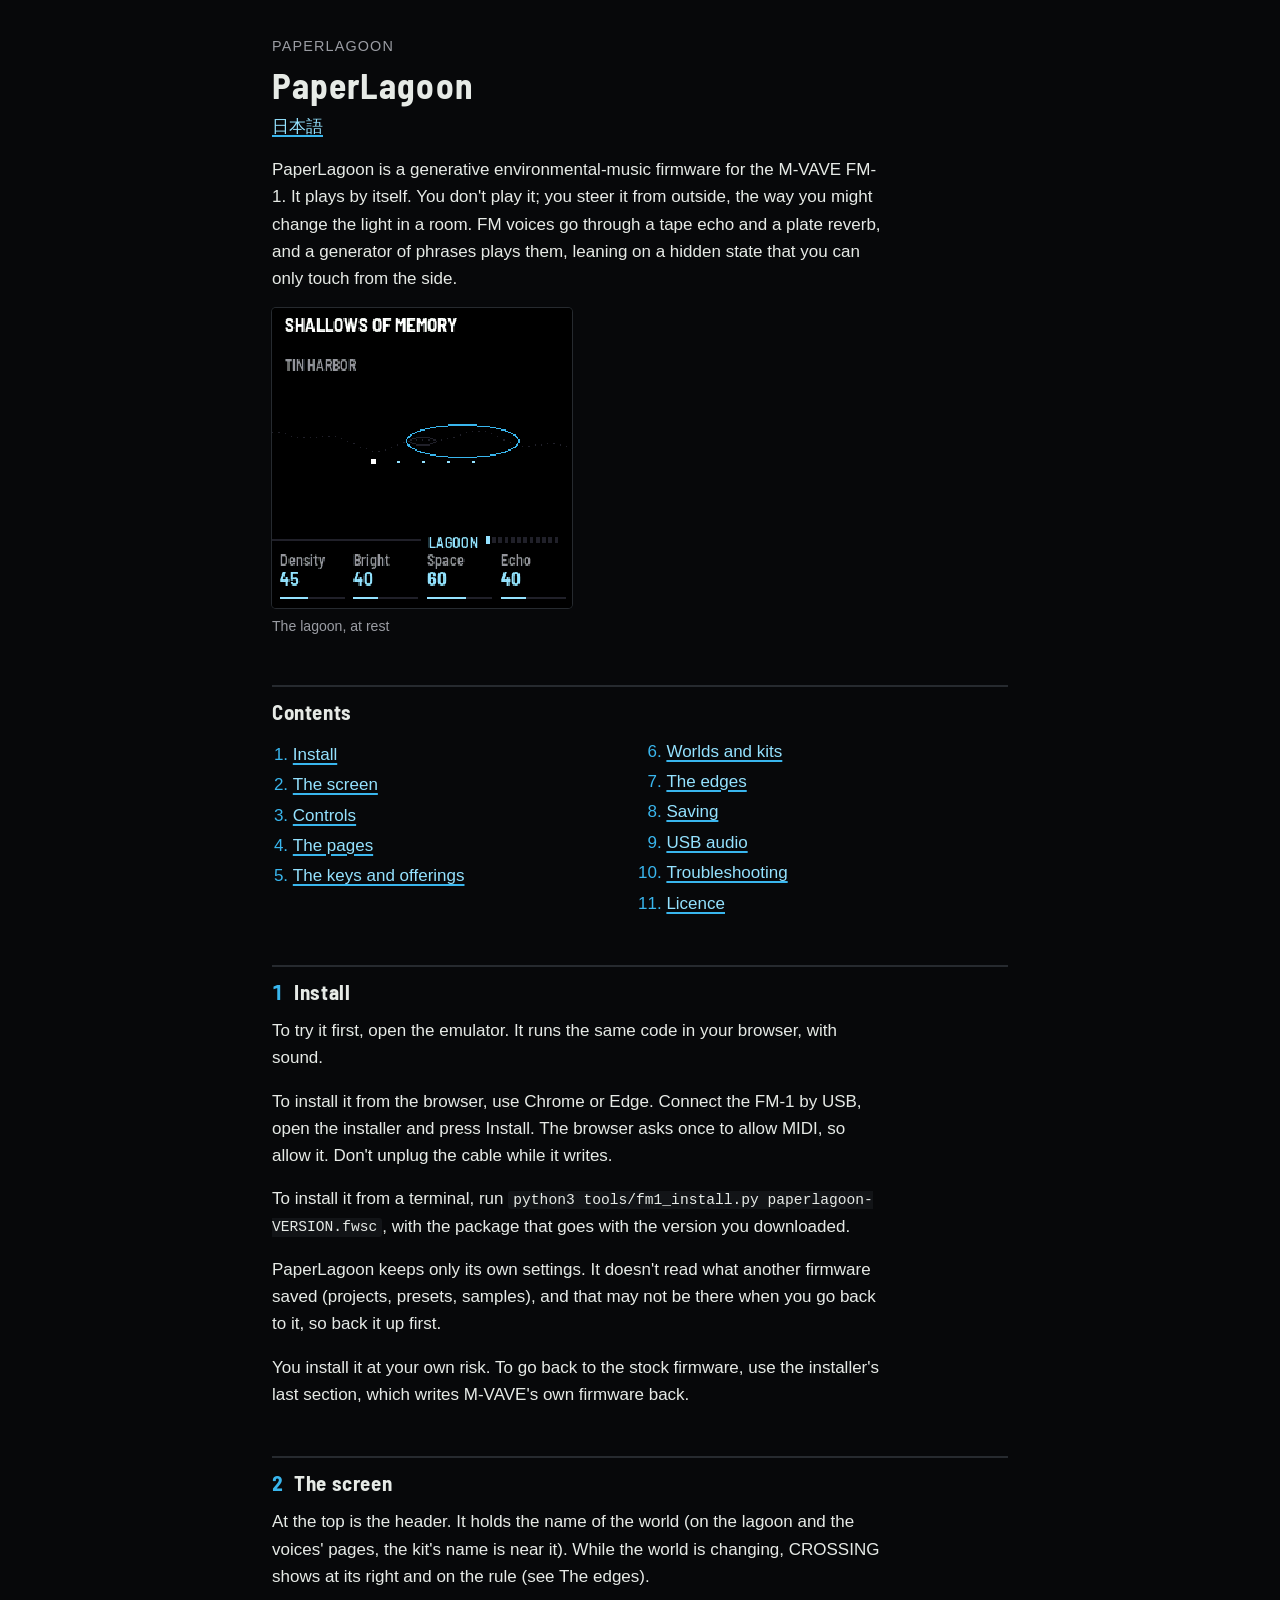
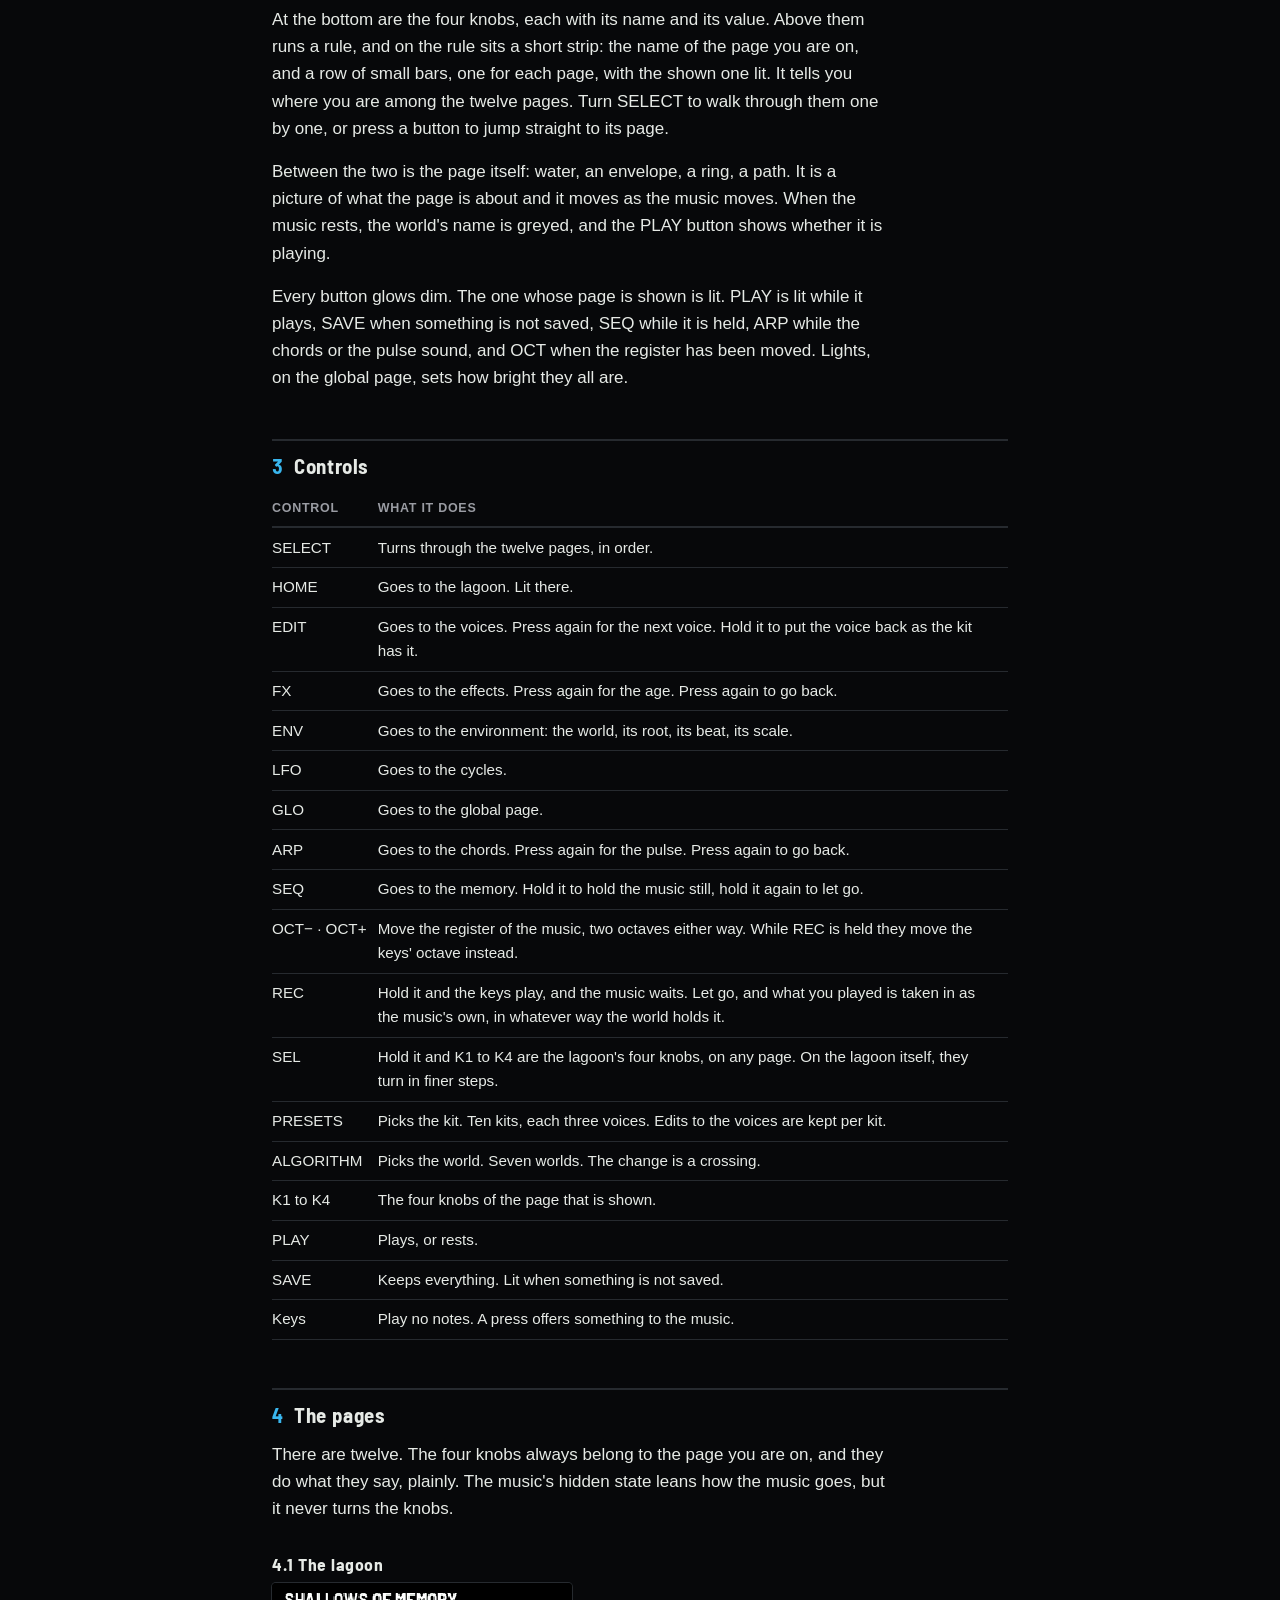
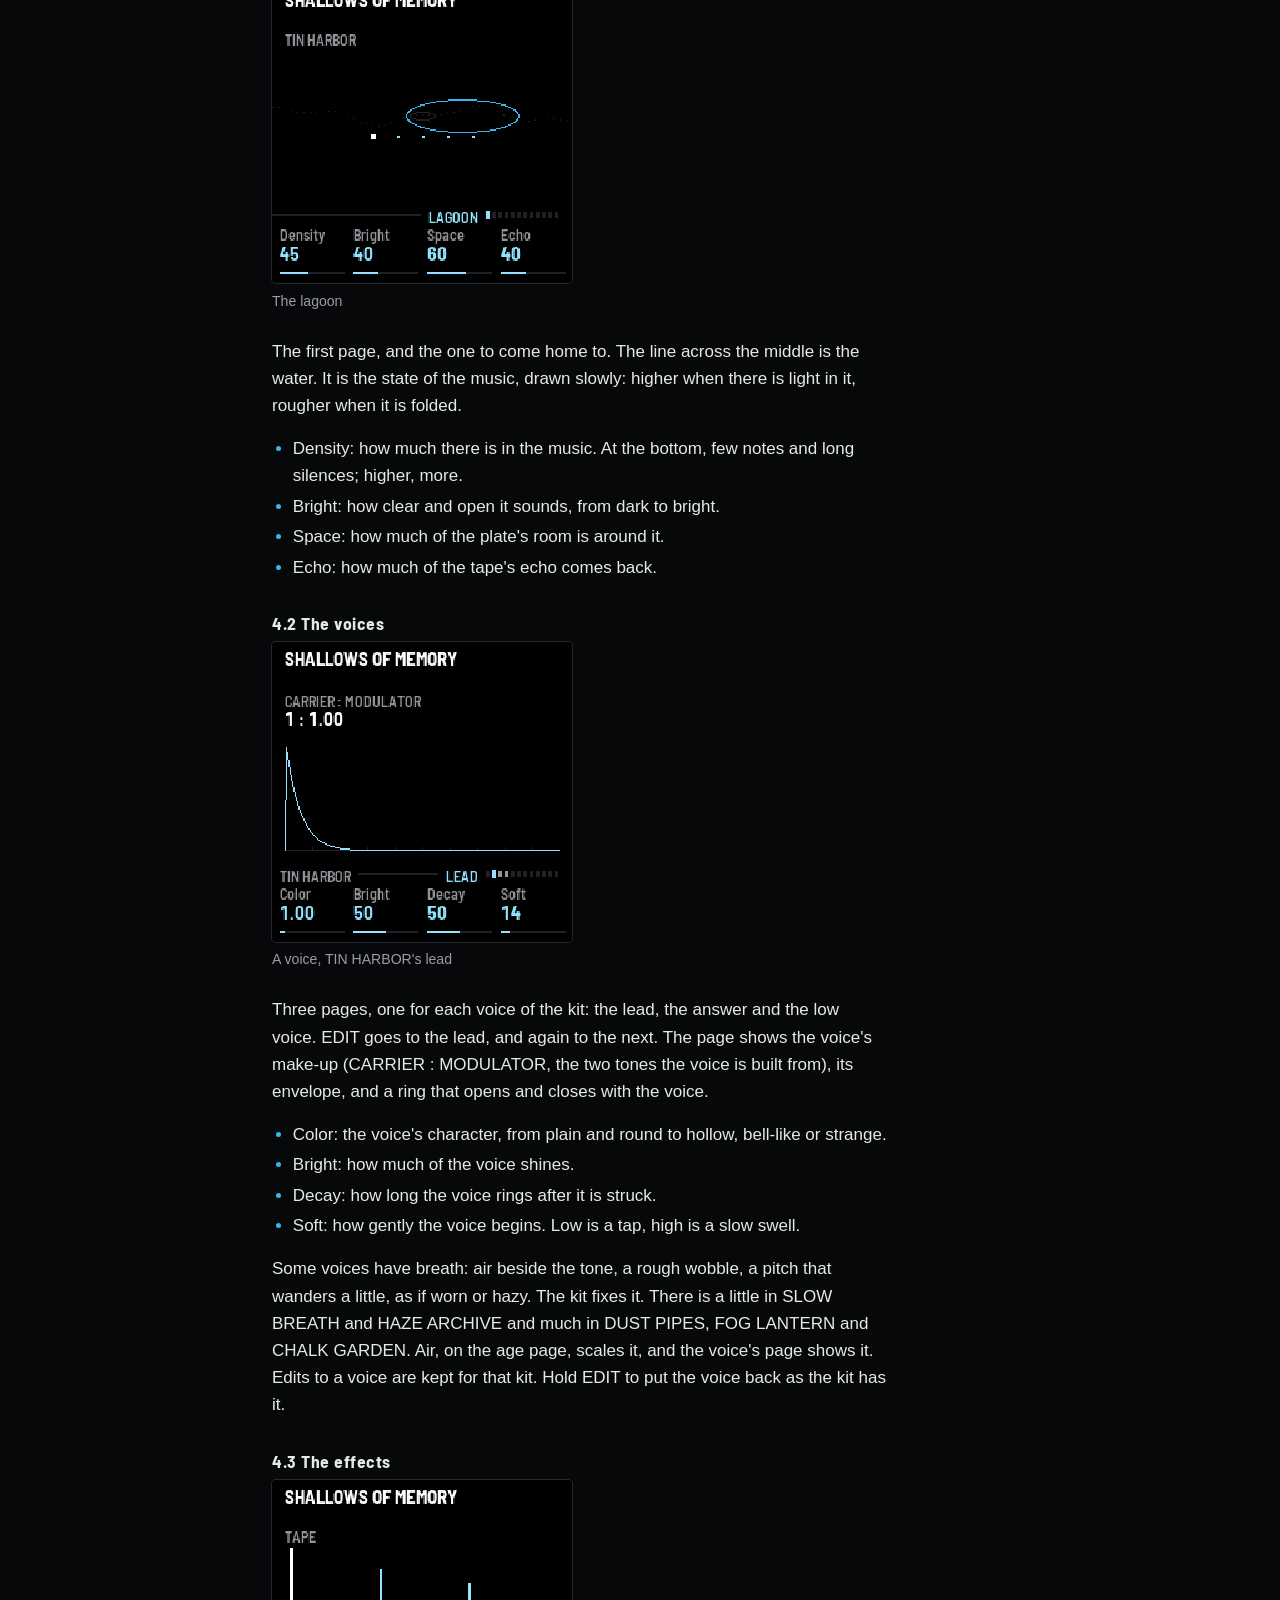
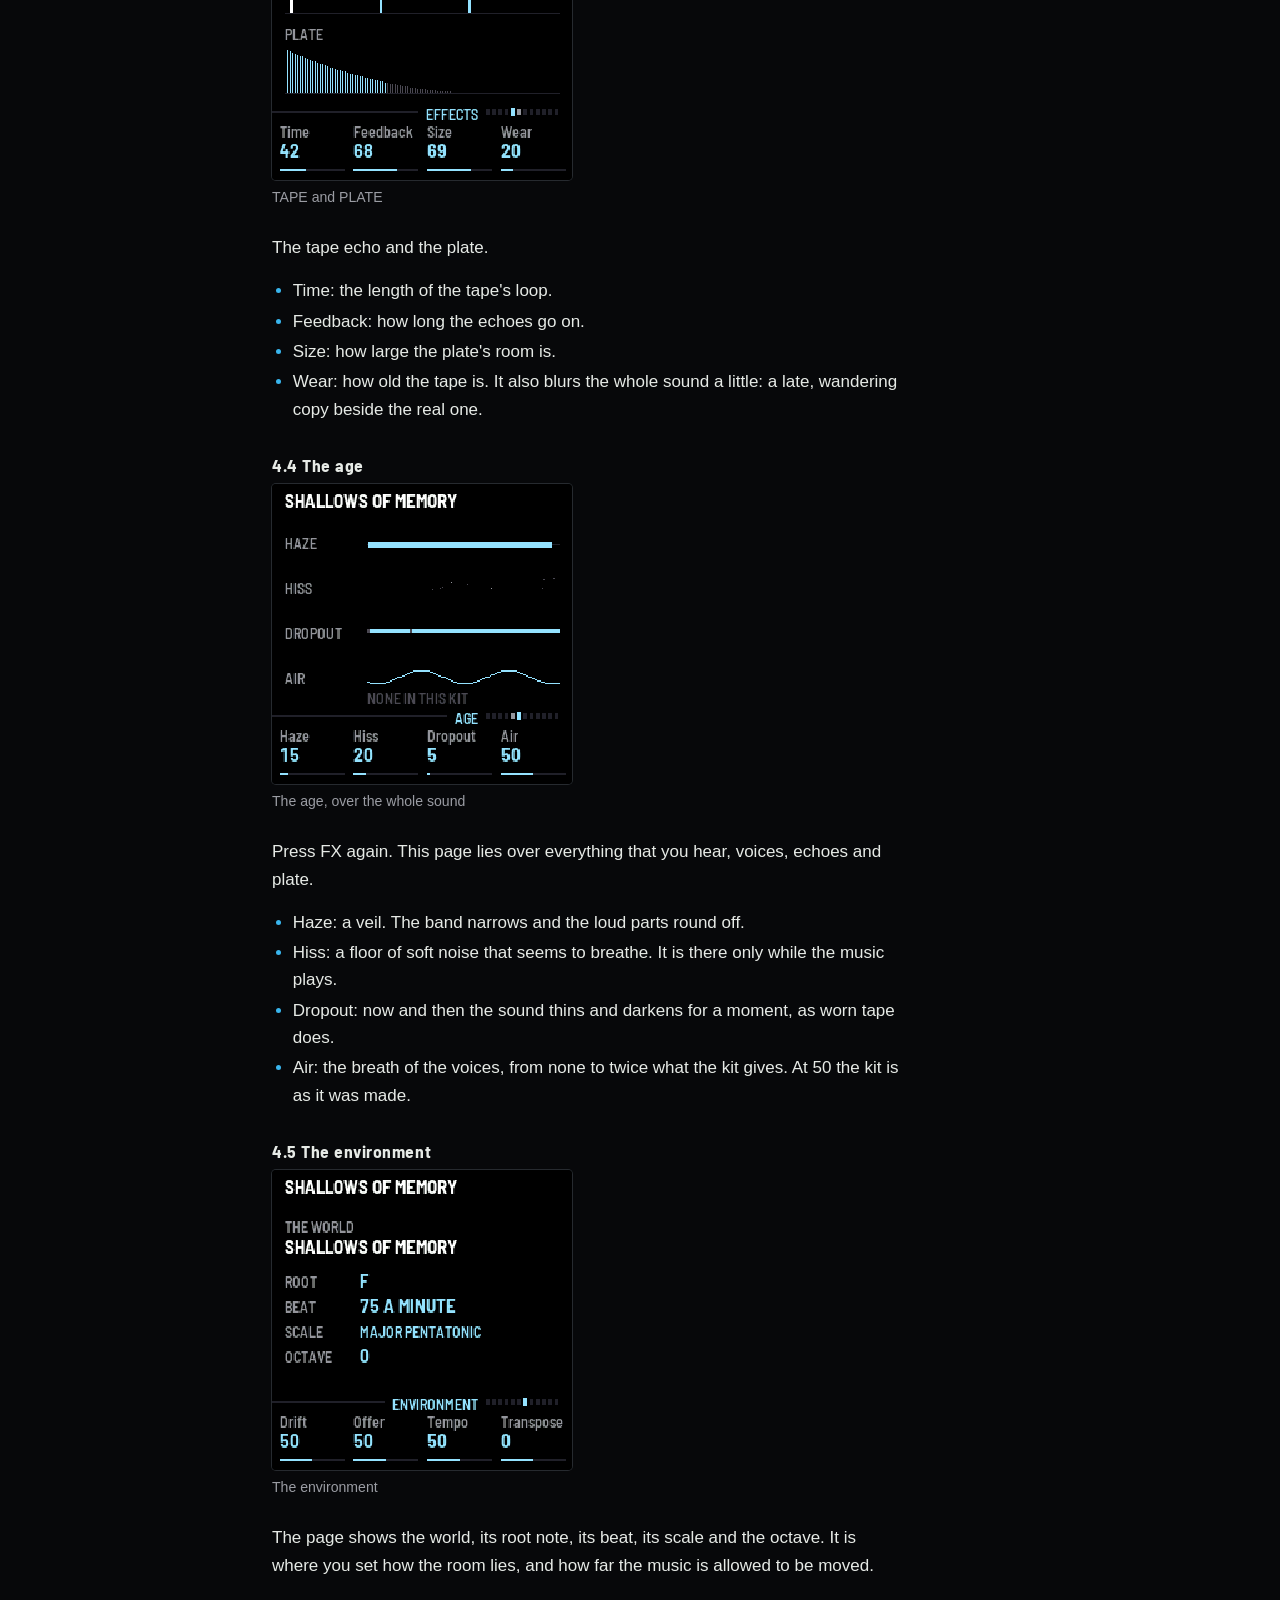
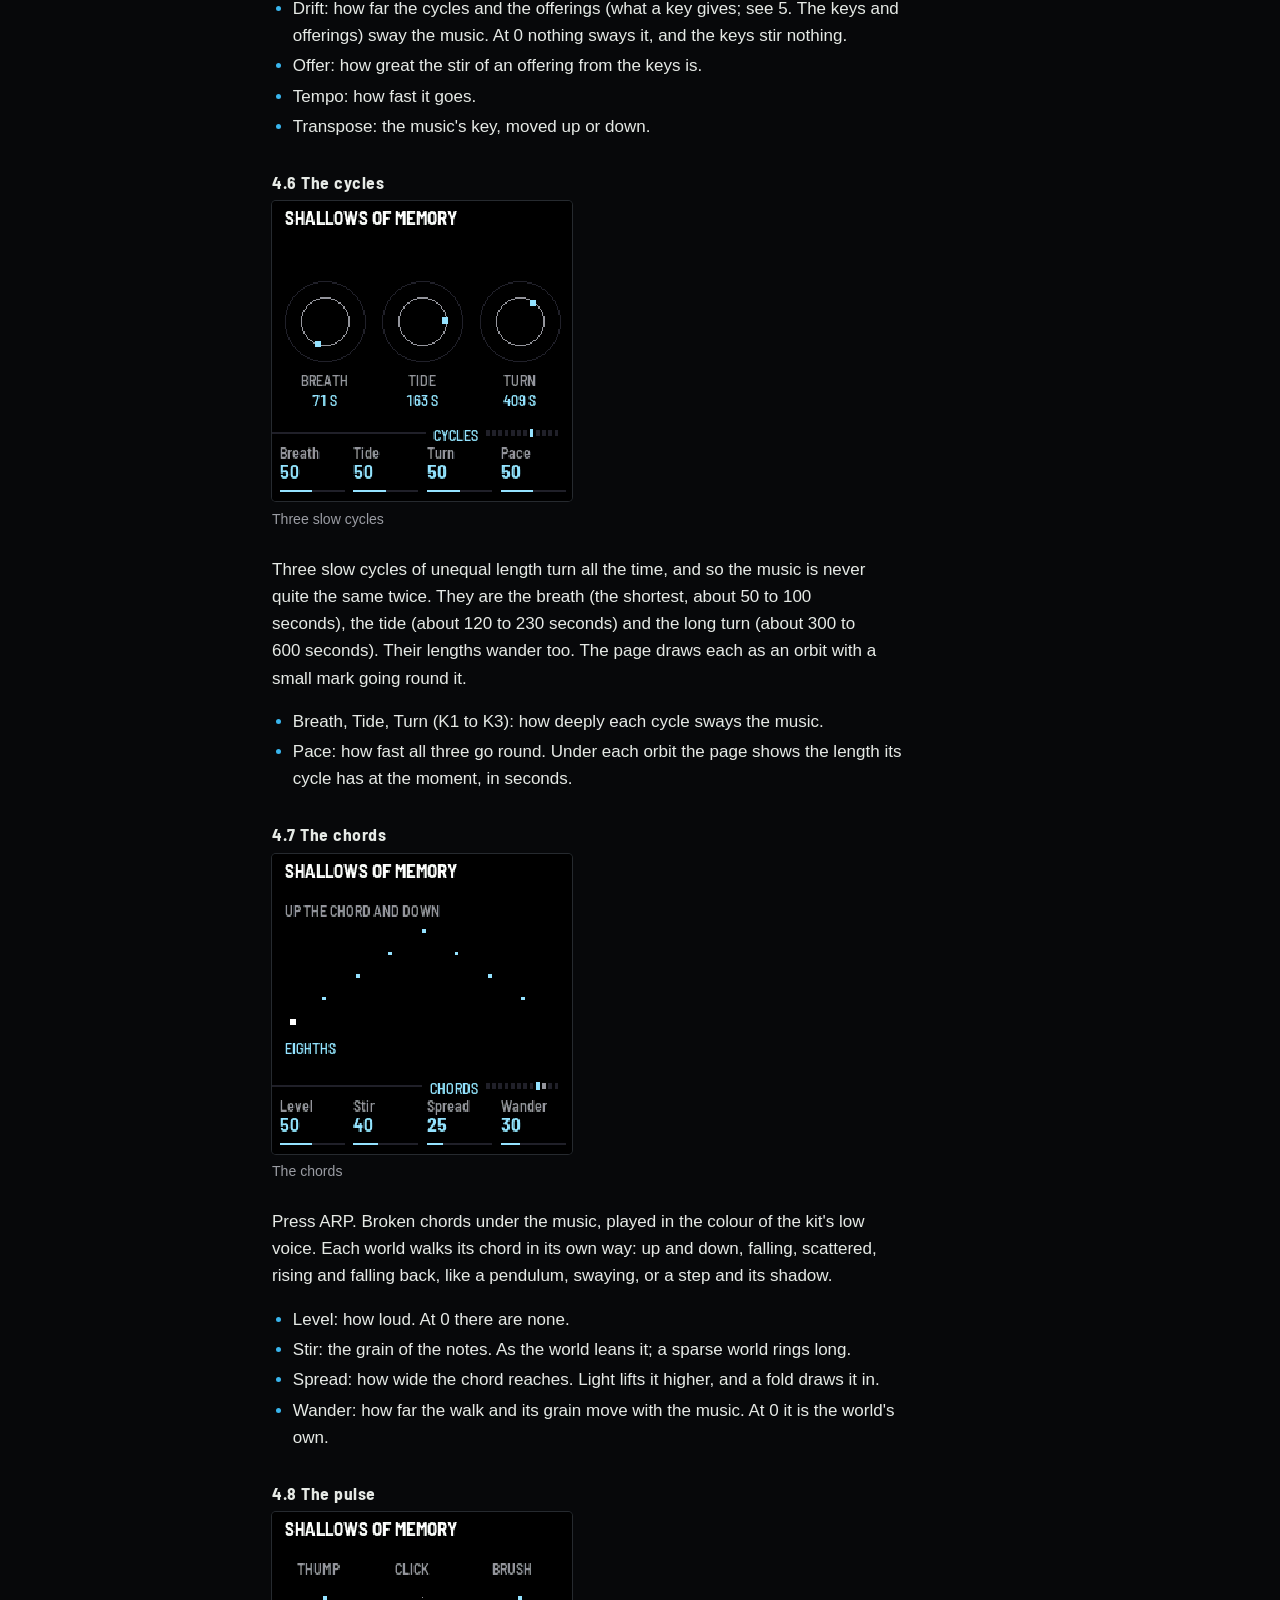
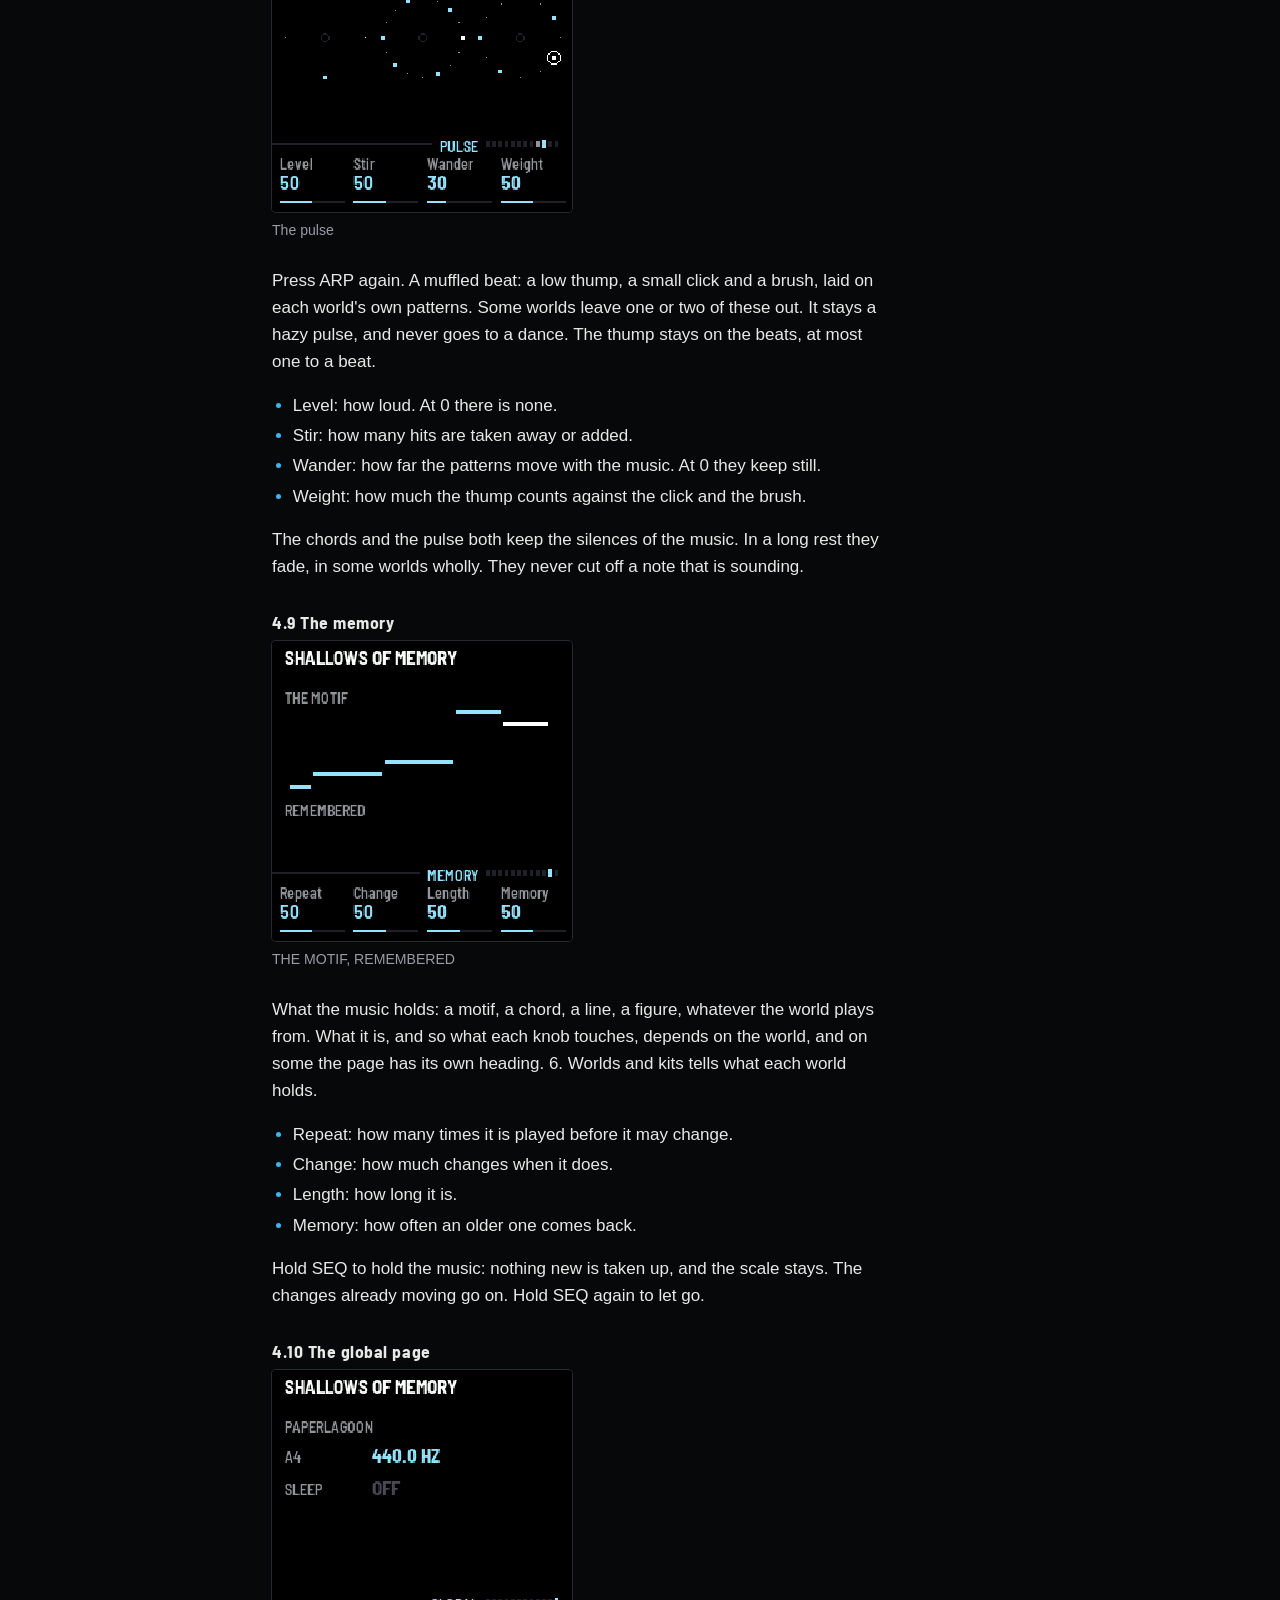
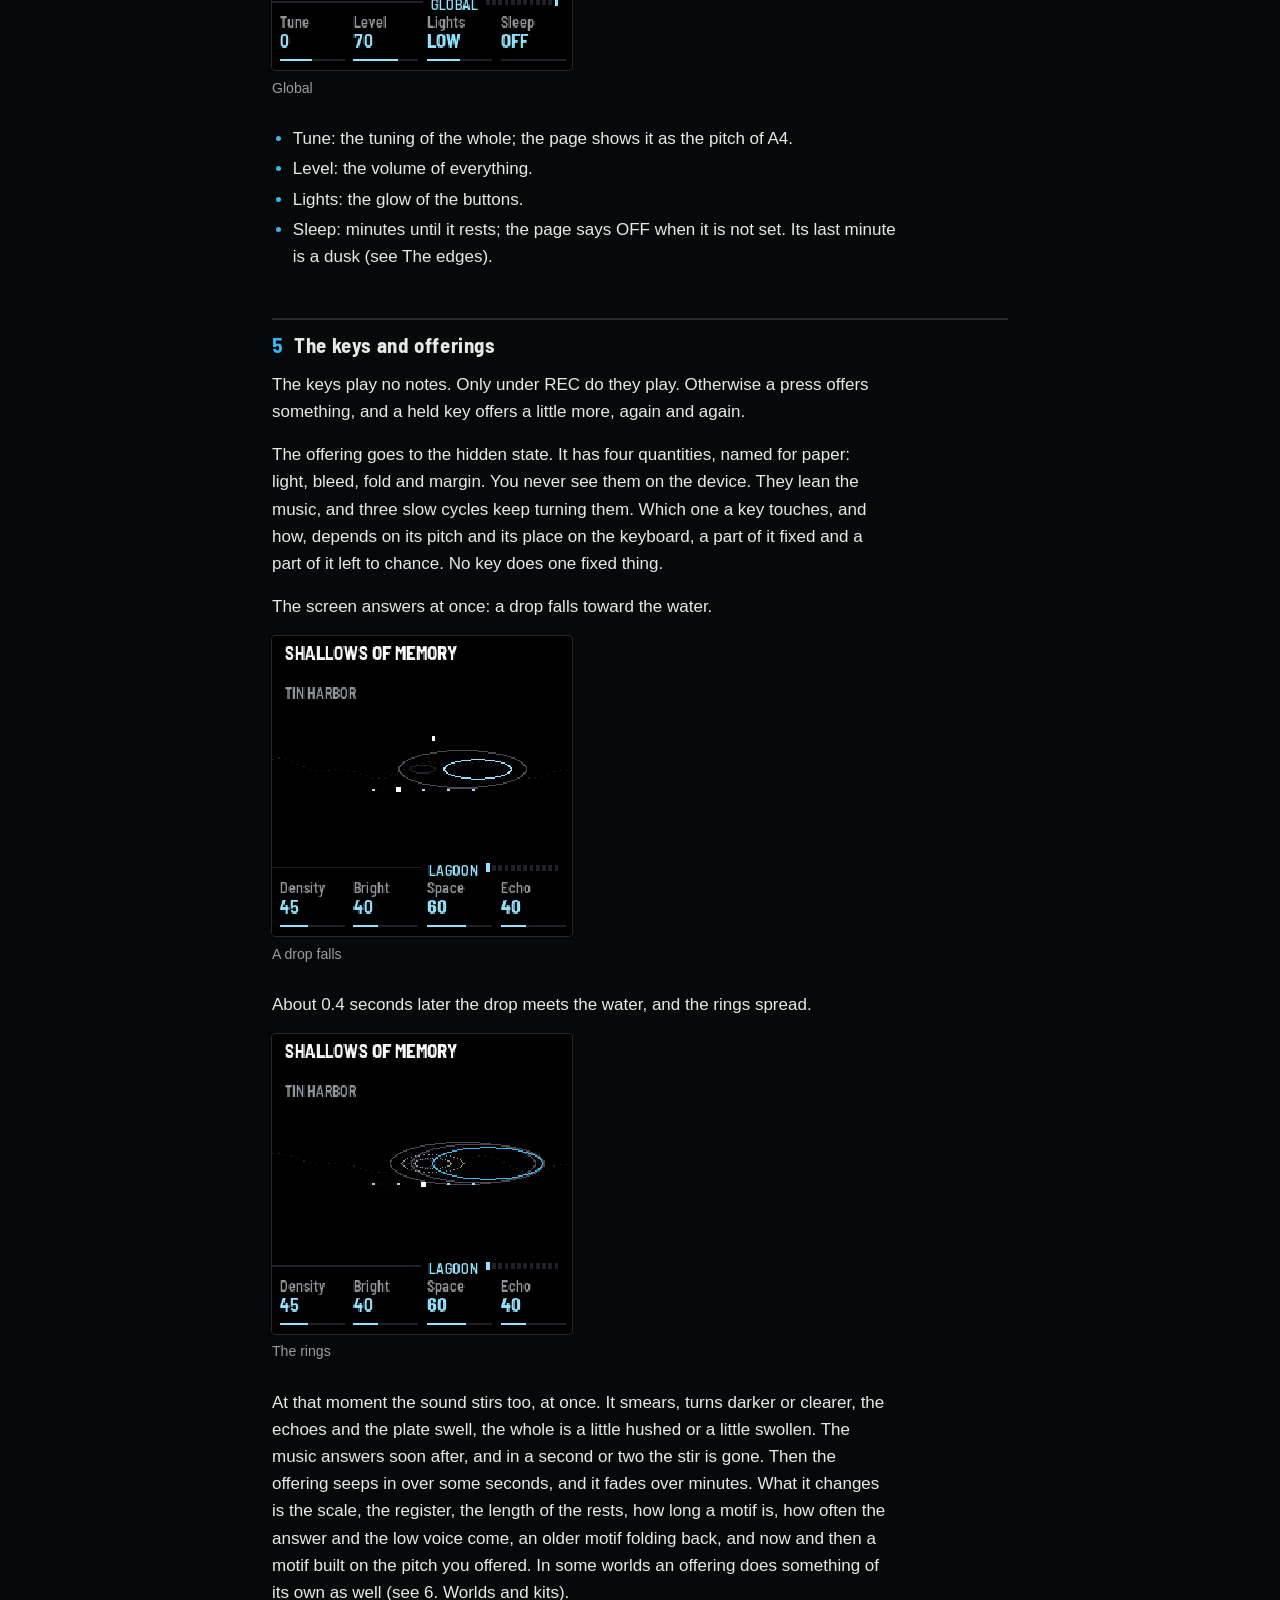
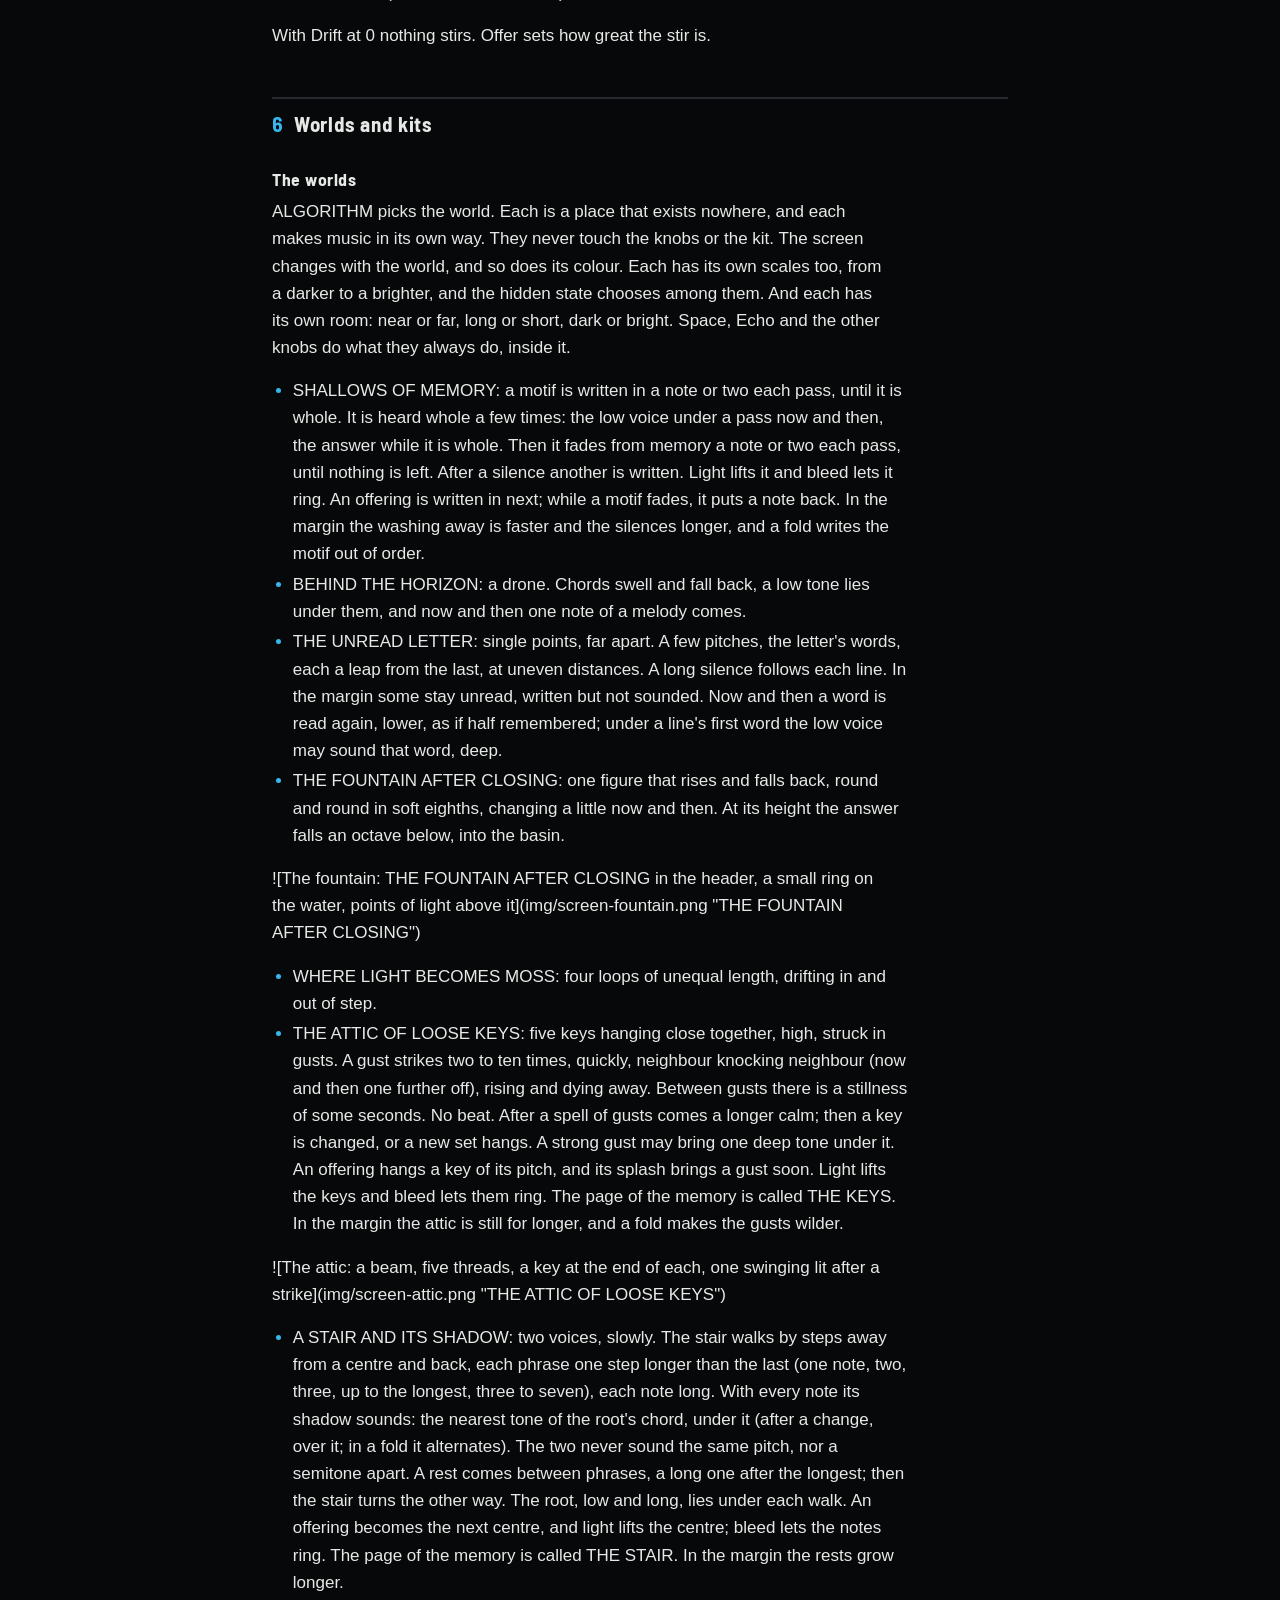
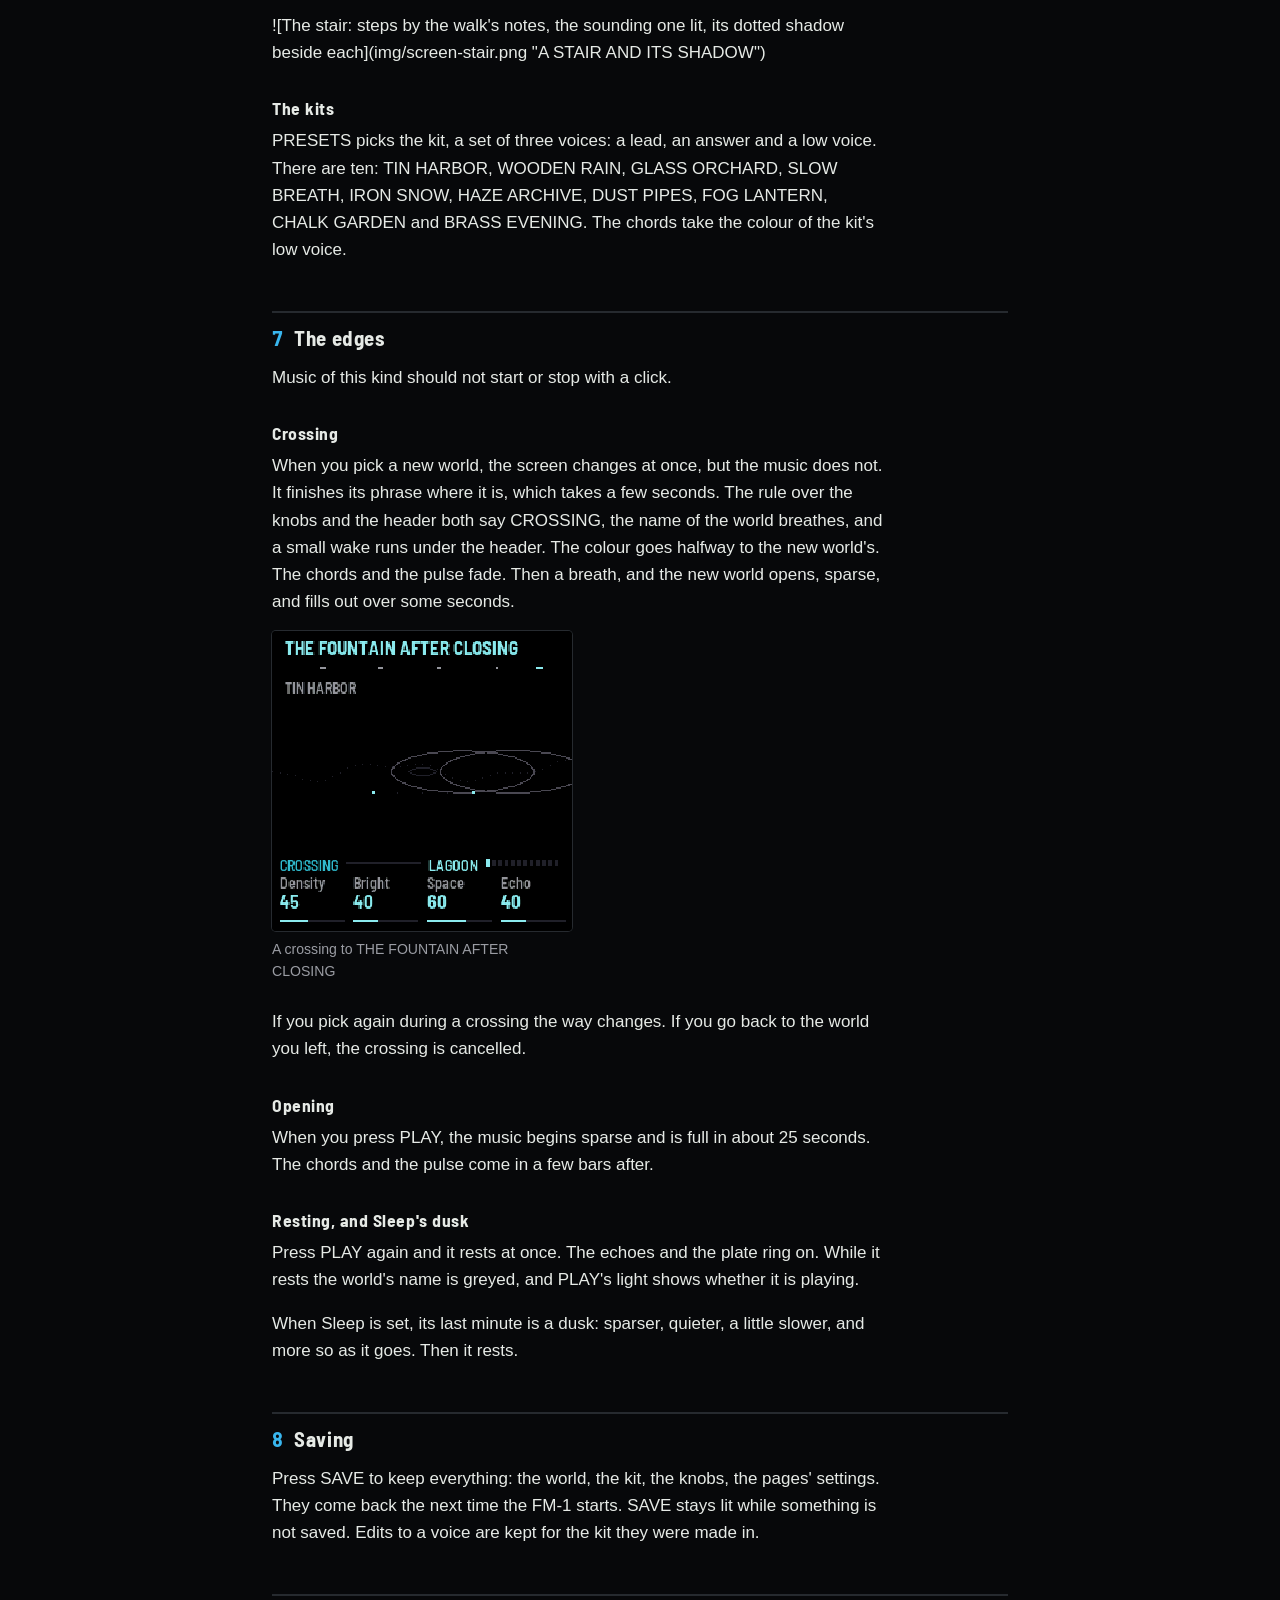
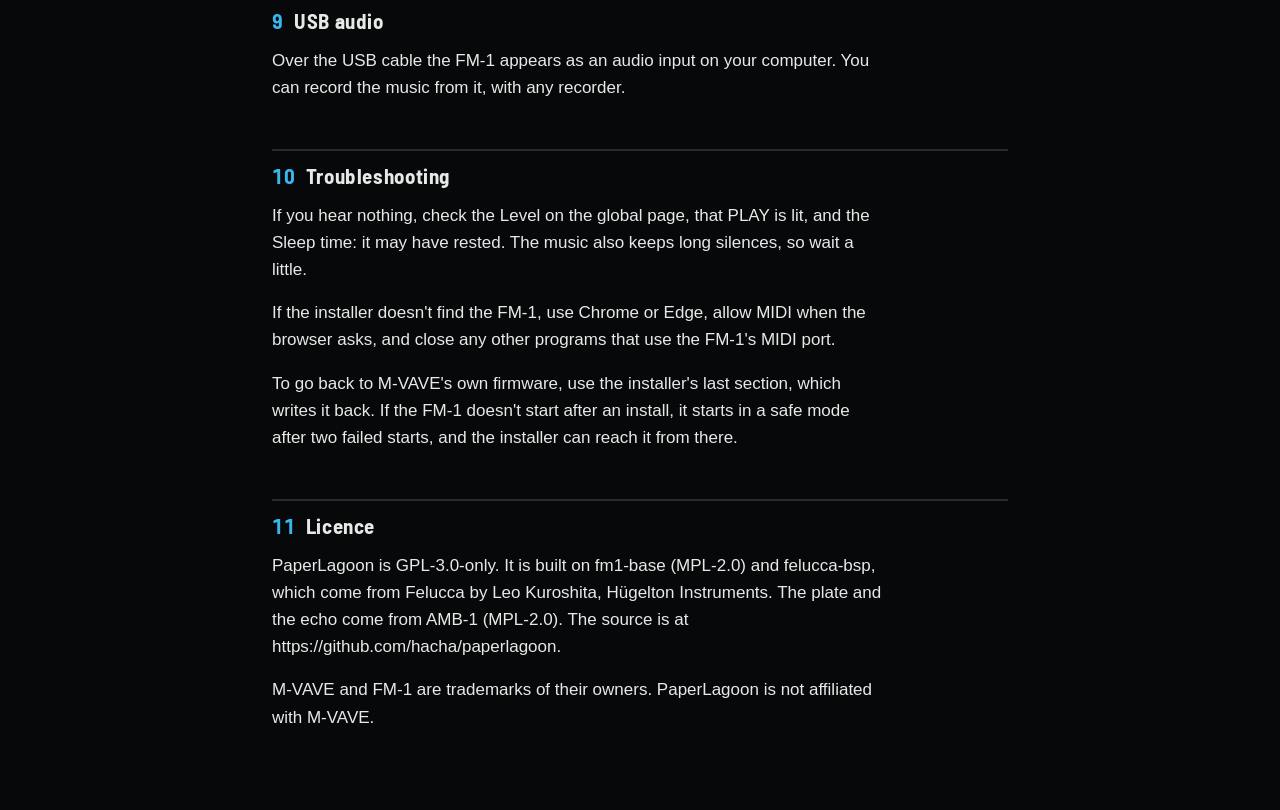
<file: manual/index.html>
<!doctype html>
<html lang="en">
<head>
<meta charset="utf-8">
<meta name="viewport" content="width=device-width, initial-scale=1">
<title>PAPERLAGOON: PaperLagoon</title>
<meta name="description" content="PaperLagoon for PAPERLAGOON, a firmware for the M-VAVE FM-1.">
<style>
/* paper and ink: warm white paper, ink-blue type, vermilion for what is played, mustard for asides; a shade of the
   paper for code and callouts (CTL-1's; a firmware may restyle its site) */
:root {
  --paper: #fbf8f1; --sheet: #efe9dc; --rule: #ddd4c2; --ink: #1e2b5a; --muted: #5d6585;
  --hot: #e5482e; --hot-t: #f8d3c9; --cool: #d9a21b; --cool-t: #f5e4b8;
  --hot-ink: #c23a22;                                 /* the vermilion as text: 4.5:1 on the paper */
  color-scheme: light;
}
body {
  background: var(--paper); color: var(--ink); margin: 0;
  font: 400 17px/1.6 "Helvetica Neue", Helvetica, Arial, sans-serif;
  padding-inline: 16px; padding-block: 32px 64px;
}
main { max-width: 46rem; margin: 0 auto; }
.page > .site { max-width: 46rem; margin-inline: auto; }
main:focus { outline: none; }
h1, h2, h3 { font-family: inherit; text-wrap: balance; line-height: 1.2; }
h1 { font-size: 2.2rem; font-weight: 700; margin: 0 0 .4rem; letter-spacing: .02em; }
h2 { font-size: 1.3rem; font-weight: 700; margin: 3rem 0 .8rem; padding-top: .8rem; border-top: 2px solid var(--ink); }
h2 .num { color: var(--hot); margin-right: .5em; font-variant-numeric: tabular-nums; }
h3 { font-size: 1.1rem; font-weight: 700; margin: 2rem 0 .5rem; }
p, li { max-width: 65ch; }
p { margin: 0 0 1rem; }
ul, ol { padding-left: 1.3rem; margin: 0 0 1rem; }
li { margin: .2rem 0; }
li::marker { color: var(--hot); }
strong { font-weight: 700; }
a { color: var(--ink); text-decoration-color: var(--hot); text-decoration-thickness: 2px; text-underline-offset: 3px; }
a:hover { background: var(--hot-t); }
:focus-visible { outline: 3px solid var(--hot-ink); outline-offset: 2px; }
.skip { position: absolute; left: 16px; top: -100px; background: var(--ink); color: var(--paper); padding: 8px 14px; border-radius: 0 0 6px 6px; z-index: 1; }
.skip:focus { top: 0; }
code, pre { font-family: ui-monospace, Menlo, Consolas, monospace; font-size: .86em; }
code { background: var(--sheet); padding: .08em .35em; border-radius: 3px; }
pre { background: var(--sheet); border-radius: 6px; padding: 14px 16px; overflow-x: auto; line-height: 1.45; margin: 0 0 1.2rem; }
pre code { background: none; padding: 0; font-size: inherit; }
hr { display: none; }
.table { overflow-x: auto; margin: 0 0 1.3rem; }
table { border-collapse: collapse; width: 100%; font-size: .95rem; font-variant-numeric: tabular-nums; }
th, td { text-align: left; vertical-align: top; padding: .45rem .7rem .45rem 0; border-bottom: 1px solid var(--rule); }
th { font-weight: 700; text-transform: uppercase; letter-spacing: .06em; font-size: .78rem; color: var(--muted); border-bottom: 2px solid var(--ink); }
td:first-child { white-space: nowrap; }
.lede { margin-bottom: 1.6rem; }
.status { background: var(--sheet); border-radius: 6px; padding: 12px 16px; }
.status p { margin: 0; }
.site { display: flex; flex-wrap: wrap; align-items: baseline; gap: .3rem 1.2rem; margin: 0 0 1.6rem; padding-bottom: .5rem; border-bottom: 2px solid var(--ink); }
.site .home { font-size: 1.1rem; font-weight: 700; letter-spacing: .04em; color: var(--ink); text-decoration: none; }
.site .home:hover { color: var(--hot-ink); background: none; }
.site nav { margin-left: auto; display: flex; flex-wrap: wrap; gap: .2rem 1rem; font-size: .92rem; }
.site nav a { color: var(--ink); text-underline-offset: 3px; }
.site nav a[aria-current] { text-decoration: none; color: var(--hot-ink); }
a.home { color: inherit; text-decoration: none; }
a.home:hover { background: none; color: var(--hot-ink); }
main > a.home { display: inline-block; font-size: .9rem; letter-spacing: .08em; text-transform: uppercase; color: var(--muted); margin: 0 0 .4rem; }
.callout { border-left: 4px solid var(--cool); background: var(--cool-t); padding: 10px 16px; margin: 0 0 1.2rem; max-width: 65ch; border-radius: 0 6px 6px 0; }
.callout p { margin: 0; }
details { background: var(--sheet); border-radius: 6px; padding: 0 16px; margin: 0 0 1.2rem; }
details > summary { cursor: pointer; padding: 10px 0; }
details[open] > summary { margin-bottom: .4rem; }
details > :last-child { margin-bottom: 1rem; }
.swatch { display: inline-block; width: .7em; height: .7em; margin-right: .4em; vertical-align: .02em; }
nav.contents ol { columns: 2 14rem; column-gap: 2rem; padding-left: 1.3rem; }
.figs { display: flex; flex-wrap: wrap; gap: 20px; margin: .4rem 0 1.6rem; }
figure { margin: 0; flex: 0 1 auto; }
figure img { display: block; max-width: 100%; height: auto; }
figure.shot img { width: 300px; image-rendering: pixelated; border-radius: 4px; box-shadow: 0 0 0 1px var(--rule); }
figure.wide { flex-basis: 100%; }
figure.wide img { width: 100%; }
figcaption { color: var(--muted); font-size: .88rem; margin-top: .4rem; max-width: 300px; }
figure.wide figcaption { max-width: none; }
nav.contents li { break-inside: avoid; }
@media (prefers-reduced-motion: no-preference) { html { scroll-behavior: smooth; } }
</style>
<!-- paperlagoon theme -->
<link rel="preconnect" href="https://fonts.googleapis.com">
<link rel="preconnect" href="https://fonts.gstatic.com" crossorigin>
<link rel="stylesheet" href="https://fonts.googleapis.com/css2?family=Barlow:wght@400;600&family=Barlow+Semi+Condensed:wght@600;700&display=swap">
<style>
/* SPDX-License-Identifier: GPL-3.0-only
 * Copyright (C) 2026 hacha
 * PaperLagoon's site, as its screen: black, pale type, grey for asides, the great ring's blue for what can be touched.
 * Put last in every page's <head> by app/site/theme.py, over fm1-base's paper (whatever the system's light or dark). */
:root, :root:not([data-theme="light"]), :root[data-theme="dark"], :root[data-theme="light"] {
  --pl-ground: #07080a; --pl-sheet: #121417; --pl-rule: #262a2f; --pl-ink: #e6eae6; --pl-muted: #9a9ca3;
  --pl-ring: #39b6ee; --pl-ring2: #94e2ff; --pl-ring-t: rgba(57, 182, 238, .16); --pl-on-ring: #03121a;
  /* the manual and the front page */
  --paper: var(--pl-ground) !important; --sheet: var(--pl-sheet) !important; --rule: var(--pl-rule) !important;
  --ink: var(--pl-ink) !important; --muted: var(--pl-muted) !important;
  --hot: var(--pl-ring) !important; --hot-t: var(--pl-ring-t) !important; --hot-ink: var(--pl-ring2) !important;
  --cool: var(--pl-muted) !important; --cool-t: var(--pl-sheet) !important;
  /* the installer */
  --bg: var(--pl-ground) !important; --fg: var(--pl-ink) !important; --dim: var(--pl-muted) !important;
  --accent: var(--pl-ring) !important; --on-accent: var(--pl-on-ring) !important; --focus: var(--pl-ring2) !important;
  --bad: #ff8a73 !important;
  /* the emulator */
  --ground: var(--pl-ground) !important; --card: var(--pl-sheet) !important; --teal: var(--pl-ring2) !important;
  color-scheme: dark !important;
}
html { background: var(--pl-ground); }
h1, h2, h3, .site .home { font-family: "Barlow Semi Condensed", "Barlow", "Helvetica Neue", Arial, sans-serif; letter-spacing: .03em; }
h2 { border-top-color: var(--pl-rule) !important; }
.site, th { border-bottom-color: var(--pl-rule) !important; }
a { color: var(--pl-ink); }
img { max-width: 100%; height: auto; }
/* the emulator's own colours */
.start button { background: var(--pl-ring) !important; color: var(--pl-on-ring) !important; }
.held .btnface, .held .keyface { stroke: var(--pl-ring) !important; }
.latched .btnface, .latched .keyface { stroke: var(--pl-ring2) !important; }
.hit:focus-visible { outline-color: var(--pl-ring2) !important; box-shadow: 0 0 0 6px var(--pl-ground) !important; }
header nav a, main a { color: var(--pl-ring2); }
</style>
</head>
<body>
<a class="skip" href="#content">Skip to content</a>
<div class="page">
<main id="content" tabindex="-1">
<a class="home" href="../">PAPERLAGOON</a>
<h1>PaperLagoon</h1>
<p><a href="https://github.com/hacha/paperlagoon/blob/main/app/docs/MANUAL.ja.md">日本語</a></p>
<p>PaperLagoon is a generative environmental-music firmware for the M-VAVE FM-1. It plays by itself. You don't play it; you steer it from outside, the way you might change the light in a room. FM voices go through a tape echo and a plate reverb, and a generator of phrases plays them, leaning on a hidden state that you can only touch from the side.</p>
<div class="figs"><figure class="shot"><img src="img/screen-lagoon.png" alt="The lagoon: SHALLOWS OF MEMORY in the header, the kit TIN HARBOR below it, a thin line of water across the middle, and the four knobs Density, Bright, Space and Echo at the bottom" loading="lazy"><figcaption>The lagoon, at rest</figcaption></figure></div>
<hr>
<nav class="contents" aria-label="Contents"><h2 id="contents">Contents</h2>
<ol><li><a href="#s1">Install</a></li><li><a href="#s2">The screen</a></li><li><a href="#s3">Controls</a></li><li><a href="#s4">The pages</a></li><li><a href="#s5">The keys and offerings</a></li><li><a href="#s6">Worlds and kits</a></li><li><a href="#s7">The edges</a></li><li><a href="#s8">Saving</a></li><li><a href="#s9">USB audio</a></li><li><a href="#s10">Troubleshooting</a></li><li><a href="#s11">Licence</a></li></ol>
</nav>
<hr>
<h2 id="s1"><span class="num">1</span>Install</h2>
<p>To try it first, open the emulator. It runs the same code in your browser, with sound.</p>
<p>To install it from the browser, use Chrome or Edge. Connect the FM-1 by USB, open the installer and press Install. The browser asks once to allow MIDI, so allow it. Don't unplug the cable while it writes.</p>
<p>To install it from a terminal, run <code>python3 tools/fm1_install.py paperlagoon-VERSION.fwsc</code>, with the package that goes with the version you downloaded.</p>
<p>PaperLagoon keeps only its own settings. It doesn't read what another firmware saved (projects, presets, samples), and that may not be there when you go back to it, so back it up first.</p>
<p>You install it at your own risk. To go back to the stock firmware, use the installer's last section, which writes M-VAVE's own firmware back.</p>
<hr>
<h2 id="s2"><span class="num">2</span>The screen</h2>
<p>At the top is the header. It holds the name of the world (on the lagoon and the voices' pages, the kit's name is near it). While the world is changing, CROSSING shows at its right and on the rule (see The edges).</p>
<p>At the bottom are the four knobs, each with its name and its value. Above them runs a rule, and on the rule sits a short strip: the name of the page you are on, and a row of small bars, one for each page, with the shown one lit. It tells you where you are among the twelve pages. Turn SELECT to walk through them one by one, or press a button to jump straight to its page.</p>
<p>Between the two is the page itself: water, an envelope, a ring, a path. It is a picture of what the page is about and it moves as the music moves. When the music rests, the world's name is greyed, and the PLAY button shows whether it is playing.</p>
<p>Every button glows dim. The one whose page is shown is lit. PLAY is lit while it plays, SAVE when something is not saved, SEQ while it is held, ARP while the chords or the pulse sound, and OCT when the register has been moved. Lights, on the global page, sets how bright they all are.</p>
<hr>
<h2 id="s3"><span class="num">3</span>Controls</h2>
<div class="table" tabindex="0" role="region" aria-label="Table: Controls (Control, What it does)"><table><thead><tr><th>Control</th><th>What it does</th></tr></thead><tbody><tr><td>SELECT</td><td>Turns through the twelve pages, in order.</td></tr><tr><td>HOME</td><td>Goes to the lagoon. Lit there.</td></tr><tr><td>EDIT</td><td>Goes to the voices. Press again for the next voice. Hold it to put the voice back as the kit has it.</td></tr><tr><td>FX</td><td>Goes to the effects. Press again for the age. Press again to go back.</td></tr><tr><td>ENV</td><td>Goes to the environment: the world, its root, its beat, its scale.</td></tr><tr><td>LFO</td><td>Goes to the cycles.</td></tr><tr><td>GLO</td><td>Goes to the global page.</td></tr><tr><td>ARP</td><td>Goes to the chords. Press again for the pulse. Press again to go back.</td></tr><tr><td>SEQ</td><td>Goes to the memory. Hold it to hold the music still, hold it again to let go.</td></tr><tr><td>OCT− · OCT+</td><td>Move the register of the music, two octaves either way. While REC is held they move the keys' octave instead.</td></tr><tr><td>REC</td><td>Hold it and the keys play, and the music waits. Let go, and what you played is taken in as the music's own, in whatever way the world holds it.</td></tr><tr><td>SEL</td><td>Hold it and K1 to K4 are the lagoon's four knobs, on any page. On the lagoon itself, they turn in finer steps.</td></tr><tr><td>PRESETS</td><td>Picks the kit. Ten kits, each three voices. Edits to the voices are kept per kit.</td></tr><tr><td>ALGORITHM</td><td>Picks the world. Seven worlds. The change is a crossing.</td></tr><tr><td>K1 to K4</td><td>The four knobs of the page that is shown.</td></tr><tr><td>PLAY</td><td>Plays, or rests.</td></tr><tr><td>SAVE</td><td>Keeps everything. Lit when something is not saved.</td></tr><tr><td>Keys</td><td>Play no notes. A press offers something to the music.</td></tr></tbody></table></div>
<hr>
<h2 id="s4"><span class="num">4</span>The pages</h2>
<p>There are twelve. The four knobs always belong to the page you are on, and they do what they say, plainly. The music's hidden state leans how the music goes, but it never turns the knobs.</p>
<h3 id="s4">4.1 The lagoon</h3>
<div class="figs"><figure class="shot"><img src="img/screen-lagoon.png" alt="The lagoon with a thin line of water" loading="lazy"><figcaption>The lagoon</figcaption></figure></div>
<p>The first page, and the one to come home to. The line across the middle is the water. It is the state of the music, drawn slowly: higher when there is light in it, rougher when it is folded.</p>
<ul><li>Density: how much there is in the music. At the bottom, few notes and long silences; higher, more.</li><li>Bright: how clear and open it sounds, from dark to bright.</li><li>Space: how much of the plate's room is around it.</li><li>Echo: how much of the tape's echo comes back.</li></ul>
<h3 id="s4">4.2 The voices</h3>
<div class="figs"><figure class="shot"><img src="img/screen-voice.png" alt="A voice page: CARRIER : MODULATOR 1 : 1.00, a decaying envelope, a ring, and Color 1.00, Bright 50, Decay 50, Soft 14" loading="lazy"><figcaption>A voice, TIN HARBOR's lead</figcaption></figure></div>
<p>Three pages, one for each voice of the kit: the lead, the answer and the low voice. EDIT goes to the lead, and again to the next. The page shows the voice's make-up (CARRIER : MODULATOR, the two tones the voice is built from), its envelope, and a ring that opens and closes with the voice.</p>
<ul><li>Color: the voice's character, from plain and round to hollow, bell-like or strange.</li><li>Bright: how much of the voice shines.</li><li>Decay: how long the voice rings after it is struck.</li><li>Soft: how gently the voice begins. Low is a tap, high is a slow swell.</li></ul>
<p>Some voices have breath: air beside the tone, a rough wobble, a pitch that wanders a little, as if worn or hazy. The kit fixes it. There is a little in SLOW BREATH and HAZE ARCHIVE and much in DUST PIPES, FOG LANTERN and CHALK GARDEN. Air, on the age page, scales it, and the voice's page shows it. Edits to a voice are kept for that kit. Hold EDIT to put the voice back as the kit has it.</p>
<h3 id="s4">4.3 The effects</h3>
<div class="figs"><figure class="shot"><img src="img/screen-effects.png" alt="The effects page: TAPE and PLATE, with Time, Feedback, Size and Wear" loading="lazy"><figcaption>TAPE and PLATE</figcaption></figure></div>
<p>The tape echo and the plate.</p>
<ul><li>Time: the length of the tape's loop.</li><li>Feedback: how long the echoes go on.</li><li>Size: how large the plate's room is.</li><li>Wear: how old the tape is. It also blurs the whole sound a little: a late, wandering copy beside the real one.</li></ul>
<h3 id="s4">4.4 The age</h3>
<div class="figs"><figure class="shot"><img src="img/screen-age.png" alt="The age page: Haze, Hiss, Dropout and Air" loading="lazy"><figcaption>The age, over the whole sound</figcaption></figure></div>
<p>Press FX again. This page lies over everything that you hear, voices, echoes and plate.</p>
<ul><li>Haze: a veil. The band narrows and the loud parts round off.</li><li>Hiss: a floor of soft noise that seems to breathe. It is there only while the music plays.</li><li>Dropout: now and then the sound thins and darkens for a moment, as worn tape does.</li><li>Air: the breath of the voices, from none to twice what the kit gives. At 50 the kit is as it was made.</li></ul>
<h3 id="s4">4.5 The environment</h3>
<div class="figs"><figure class="shot"><img src="img/screen-environment.png" alt="The environment page: the world, its root, beat, scale and octave, with Drift, Offer, Tempo and Transpose" loading="lazy"><figcaption>The environment</figcaption></figure></div>
<p>The page shows the world, its root note, its beat, its scale and the octave. It is where you set how the room lies, and how far the music is allowed to be moved.</p>
<ul><li>Drift: how far the cycles and the offerings (what a key gives; see 5. The keys and offerings) sway the music. At 0 nothing sways it, and the keys stir nothing.</li><li>Offer: how great the stir of an offering from the keys is.</li><li>Tempo: how fast it goes.</li><li>Transpose: the music's key, moved up or down.</li></ul>
<h3 id="s4">4.6 The cycles</h3>
<div class="figs"><figure class="shot"><img src="img/screen-cycles.png" alt="The cycles page: three orbits, Breath, Tide and Turn, and Pace" loading="lazy"><figcaption>Three slow cycles</figcaption></figure></div>
<p>Three slow cycles of unequal length turn all the time, and so the music is never quite the same twice. They are the breath (the shortest, about 50 to 100 seconds), the tide (about 120 to 230 seconds) and the long turn (about 300 to 600 seconds). Their lengths wander too. The page draws each as an orbit with a small mark going round it.</p>
<ul><li>Breath, Tide, Turn (K1 to K3): how deeply each cycle sways the music.</li><li>Pace: how fast all three go round. Under each orbit the page shows the length its cycle has at the moment, in seconds.</li></ul>
<h3 id="s4">4.7 The chords</h3>
<div class="figs"><figure class="shot"><img src="img/screen-chords.png" alt="The chords page: a walk over the chord, with Level, Stir, Spread and Wander" loading="lazy"><figcaption>The chords</figcaption></figure></div>
<p>Press ARP. Broken chords under the music, played in the colour of the kit's low voice. Each world walks its chord in its own way: up and down, falling, scattered, rising and falling back, like a pendulum, swaying, or a step and its shadow.</p>
<ul><li>Level: how loud. At 0 there are none.</li><li>Stir: the grain of the notes. As the world leans it; a sparse world rings long.</li><li>Spread: how wide the chord reaches. Light lifts it higher, and a fold draws it in.</li><li>Wander: how far the walk and its grain move with the music. At 0 it is the world's own.</li></ul>
<h3 id="s4">4.8 The pulse</h3>
<div class="figs"><figure class="shot"><img src="img/screen-pulse.png" alt="The pulse page: THUMP, CLICK and BRUSH as rings, with Level, Stir, Wander and Weight" loading="lazy"><figcaption>The pulse</figcaption></figure></div>
<p>Press ARP again. A muffled beat: a low thump, a small click and a brush, laid on each world's own patterns. Some worlds leave one or two of these out. It stays a hazy pulse, and never goes to a dance. The thump stays on the beats, at most one to a beat.</p>
<ul><li>Level: how loud. At 0 there is none.</li><li>Stir: how many hits are taken away or added.</li><li>Wander: how far the patterns move with the music. At 0 they keep still.</li><li>Weight: how much the thump counts against the click and the brush.</li></ul>
<p>The chords and the pulse both keep the silences of the music. In a long rest they fade, in some worlds wholly. They never cut off a note that is sounding.</p>
<h3 id="s4">4.9 The memory</h3>
<div class="figs"><figure class="shot"><img src="img/screen-memory.png" alt="The memory page: THE MOTIF above and REMEMBERED below, with Repeat, Change, Length and Memory" loading="lazy"><figcaption>THE MOTIF, REMEMBERED</figcaption></figure></div>
<p>What the music holds: a motif, a chord, a line, a figure, whatever the world plays from. What it is, and so what each knob touches, depends on the world, and on some the page has its own heading. 6. Worlds and kits tells what each world holds.</p>
<ul><li>Repeat: how many times it is played before it may change.</li><li>Change: how much changes when it does.</li><li>Length: how long it is.</li><li>Memory: how often an older one comes back.</li></ul>
<p>Hold SEQ to hold the music: nothing new is taken up, and the scale stays. The changes already moving go on. Hold SEQ again to let go.</p>
<h3 id="s4">4.10 The global page</h3>
<div class="figs"><figure class="shot"><img src="img/screen-global.png" alt="The global page: PAPERLAGOON, A4 440.0 HZ, SLEEP OFF, with Tune 0, Level 70, Lights LOW and Sleep OFF" loading="lazy"><figcaption>Global</figcaption></figure></div>
<ul><li>Tune: the tuning of the whole; the page shows it as the pitch of A4.</li><li>Level: the volume of everything.</li><li>Lights: the glow of the buttons.</li><li>Sleep: minutes until it rests; the page says OFF when it is not set. Its last minute is a dusk (see The edges).</li></ul>
<hr>
<h2 id="s5"><span class="num">5</span>The keys and offerings</h2>
<p>The keys play no notes. Only under REC do they play. Otherwise a press offers something, and a held key offers a little more, again and again.</p>
<p>The offering goes to the hidden state. It has four quantities, named for paper: light, bleed, fold and margin. You never see them on the device. They lean the music, and three slow cycles keep turning them. Which one a key touches, and how, depends on its pitch and its place on the keyboard, a part of it fixed and a part of it left to chance. No key does one fixed thing.</p>
<p>The screen answers at once: a drop falls toward the water.</p>
<div class="figs"><figure class="shot"><img src="img/screen-drop.png" alt="A key is pressed: a small drop falls toward the water above the lagoon" loading="lazy"><figcaption>A drop falls</figcaption></figure></div>
<p>About 0.4 seconds later the drop meets the water, and the rings spread.</p>
<div class="figs"><figure class="shot"><img src="img/screen-rings.png" alt="The rings spreading over the water" loading="lazy"><figcaption>The rings</figcaption></figure></div>
<p>At that moment the sound stirs too, at once. It smears, turns darker or clearer, the echoes and the plate swell, the whole is a little hushed or a little swollen. The music answers soon after, and in a second or two the stir is gone. Then the offering seeps in over some seconds, and it fades over minutes. What it changes is the scale, the register, the length of the rests, how long a motif is, how often the answer and the low voice come, an older motif folding back, and now and then a motif built on the pitch you offered. In some worlds an offering does something of its own as well (see 6. Worlds and kits).</p>
<p>With Drift at 0 nothing stirs. Offer sets how great the stir is.</p>
<hr>
<h2 id="s6"><span class="num">6</span>Worlds and kits</h2>
<h3 id="the-worlds">The worlds</h3>
<p>ALGORITHM picks the world. Each is a place that exists nowhere, and each makes music in its own way. They never touch the knobs or the kit. The screen changes with the world, and so does its colour. Each has its own scales too, from a darker to a brighter, and the hidden state chooses among them. And each has its own room: near or far, long or short, dark or bright. Space, Echo and the other knobs do what they always do, inside it.</p>
<ul><li>SHALLOWS OF MEMORY: a motif is written in a note or two each pass, until it is whole. It is heard whole a few times: the low voice under a pass now and then, the answer while it is whole. Then it fades from memory a note or two each pass, until nothing is left. After a silence another is written. Light lifts it and bleed lets it ring. An offering is written in next; while a motif fades, it puts a note back. In the margin the washing away is faster and the silences longer, and a fold writes the motif out of order.</li><li>BEHIND THE HORIZON: a drone. Chords swell and fall back, a low tone lies under them, and now and then one note of a melody comes.</li><li>THE UNREAD LETTER: single points, far apart. A few pitches, the letter's words, each a leap from the last, at uneven distances. A long silence follows each line. In the margin some stay unread, written but not sounded. Now and then a word is read again, lower, as if half remembered; under a line's first word the low voice may sound that word, deep.</li><li>THE FOUNTAIN AFTER CLOSING: one figure that rises and falls back, round and round in soft eighths, changing a little now and then. At its height the answer falls an octave below, into the basin.</li></ul>
<p>![The fountain: THE FOUNTAIN AFTER CLOSING in the header, a small ring on the water, points of light above it](img/screen-fountain.png "THE FOUNTAIN AFTER CLOSING")</p>
<ul><li>WHERE LIGHT BECOMES MOSS: four loops of unequal length, drifting in and out of step.</li><li>THE ATTIC OF LOOSE KEYS: five keys hanging close together, high, struck in gusts. A gust strikes two to ten times, quickly, neighbour knocking neighbour (now and then one further off), rising and dying away. Between gusts there is a stillness of some seconds. No beat. After a spell of gusts comes a longer calm; then a key is changed, or a new set hangs. A strong gust may bring one deep tone under it. An offering hangs a key of its pitch, and its splash brings a gust soon. Light lifts the keys and bleed lets them ring. The page of the memory is called THE KEYS. In the margin the attic is still for longer, and a fold makes the gusts wilder.</li></ul>
<p>![The attic: a beam, five threads, a key at the end of each, one swinging lit after a strike](img/screen-attic.png "THE ATTIC OF LOOSE KEYS")</p>
<ul><li>A STAIR AND ITS SHADOW: two voices, slowly. The stair walks by steps away from a centre and back, each phrase one step longer than the last (one note, two, three, up to the longest, three to seven), each note long. With every note its shadow sounds: the nearest tone of the root's chord, under it (after a change, over it; in a fold it alternates). The two never sound the same pitch, nor a semitone apart. A rest comes between phrases, a long one after the longest; then the stair turns the other way. The root, low and long, lies under each walk. An offering becomes the next centre, and light lifts the centre; bleed lets the notes ring. The page of the memory is called THE STAIR. In the margin the rests grow longer.</li></ul>
<p>![The stair: steps by the walk's notes, the sounding one lit, its dotted shadow beside each](img/screen-stair.png "A STAIR AND ITS SHADOW")</p>
<h3 id="the-kits">The kits</h3>
<p>PRESETS picks the kit, a set of three voices: a lead, an answer and a low voice. There are ten: TIN HARBOR, WOODEN RAIN, GLASS ORCHARD, SLOW BREATH, IRON SNOW, HAZE ARCHIVE, DUST PIPES, FOG LANTERN, CHALK GARDEN and BRASS EVENING. The chords take the colour of the kit's low voice.</p>
<hr>
<h2 id="s7"><span class="num">7</span>The edges</h2>
<p>Music of this kind should not start or stop with a click.</p>
<h3 id="crossing">Crossing</h3>
<p>When you pick a new world, the screen changes at once, but the music does not. It finishes its phrase where it is, which takes a few seconds. The rule over the knobs and the header both say CROSSING, the name of the world breathes, and a small wake runs under the header. The colour goes halfway to the new world's. The chords and the pulse fade. Then a breath, and the new world opens, sparse, and fills out over some seconds.</p>
<div class="figs"><figure class="shot"><img src="img/screen-crossing.png" alt="A crossing: THE FOUNTAIN AFTER CLOSING in the header with CROSSING at its right, a wake under it, and wide rings on the water" loading="lazy"><figcaption>A crossing to THE FOUNTAIN AFTER CLOSING</figcaption></figure></div>
<p>If you pick again during a crossing the way changes. If you go back to the world you left, the crossing is cancelled.</p>
<h3 id="opening">Opening</h3>
<p>When you press PLAY, the music begins sparse and is full in about 25 seconds. The chords and the pulse come in a few bars after.</p>
<h3 id="resting-and-sleep-s-dusk">Resting, and Sleep's dusk</h3>
<p>Press PLAY again and it rests at once. The echoes and the plate ring on. While it rests the world's name is greyed, and PLAY's light shows whether it is playing.</p>
<p>When Sleep is set, its last minute is a dusk: sparser, quieter, a little slower, and more so as it goes. Then it rests.</p>
<hr>
<h2 id="s8"><span class="num">8</span>Saving</h2>
<p>Press SAVE to keep everything: the world, the kit, the knobs, the pages' settings. They come back the next time the FM-1 starts. SAVE stays lit while something is not saved. Edits to a voice are kept for the kit they were made in.</p>
<hr>
<h2 id="s9"><span class="num">9</span>USB audio</h2>
<p>Over the USB cable the FM-1 appears as an audio input on your computer. You can record the music from it, with any recorder.</p>
<hr>
<h2 id="s10"><span class="num">10</span>Troubleshooting</h2>
<p>If you hear nothing, check the Level on the global page, that PLAY is lit, and the Sleep time: it may have rested. The music also keeps long silences, so wait a little.</p>
<p>If the installer doesn't find the FM-1, use Chrome or Edge, allow MIDI when the browser asks, and close any other programs that use the FM-1's MIDI port.</p>
<p>To go back to M-VAVE's own firmware, use the installer's last section, which writes it back. If the FM-1 doesn't start after an install, it starts in a safe mode after two failed starts, and the installer can reach it from there.</p>
<hr>
<h2 id="s11"><span class="num">11</span>Licence</h2>
<p>PaperLagoon is GPL-3.0-only. It is built on fm1-base (MPL-2.0) and felucca-bsp, which come from Felucca by Leo Kuroshita, Hügelton Instruments. The plate and the echo come from AMB-1 (MPL-2.0). The source is at https://github.com/hacha/paperlagoon.</p>
<p>M-VAVE and FM-1 are trademarks of their owners. PaperLagoon is not affiliated with M-VAVE.</p>
</main>
</div>
</body>
</html>
</file>
